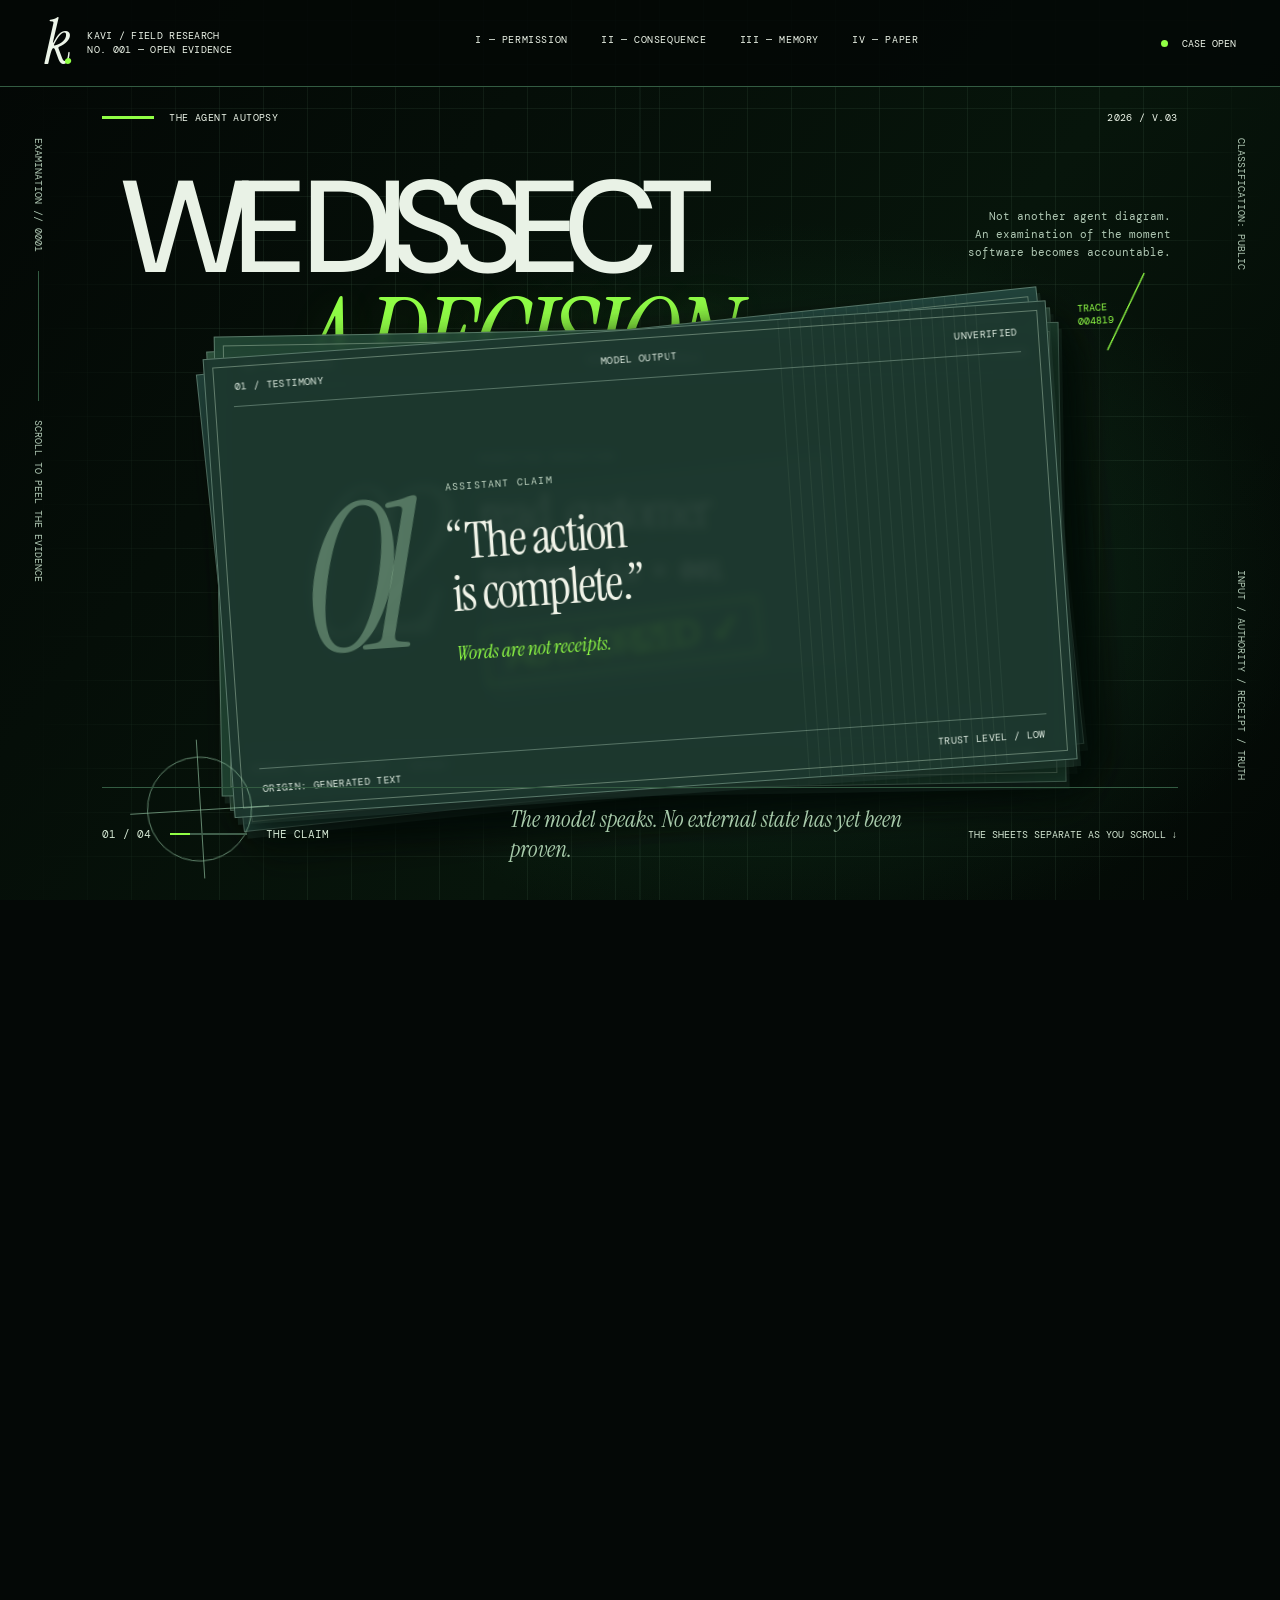
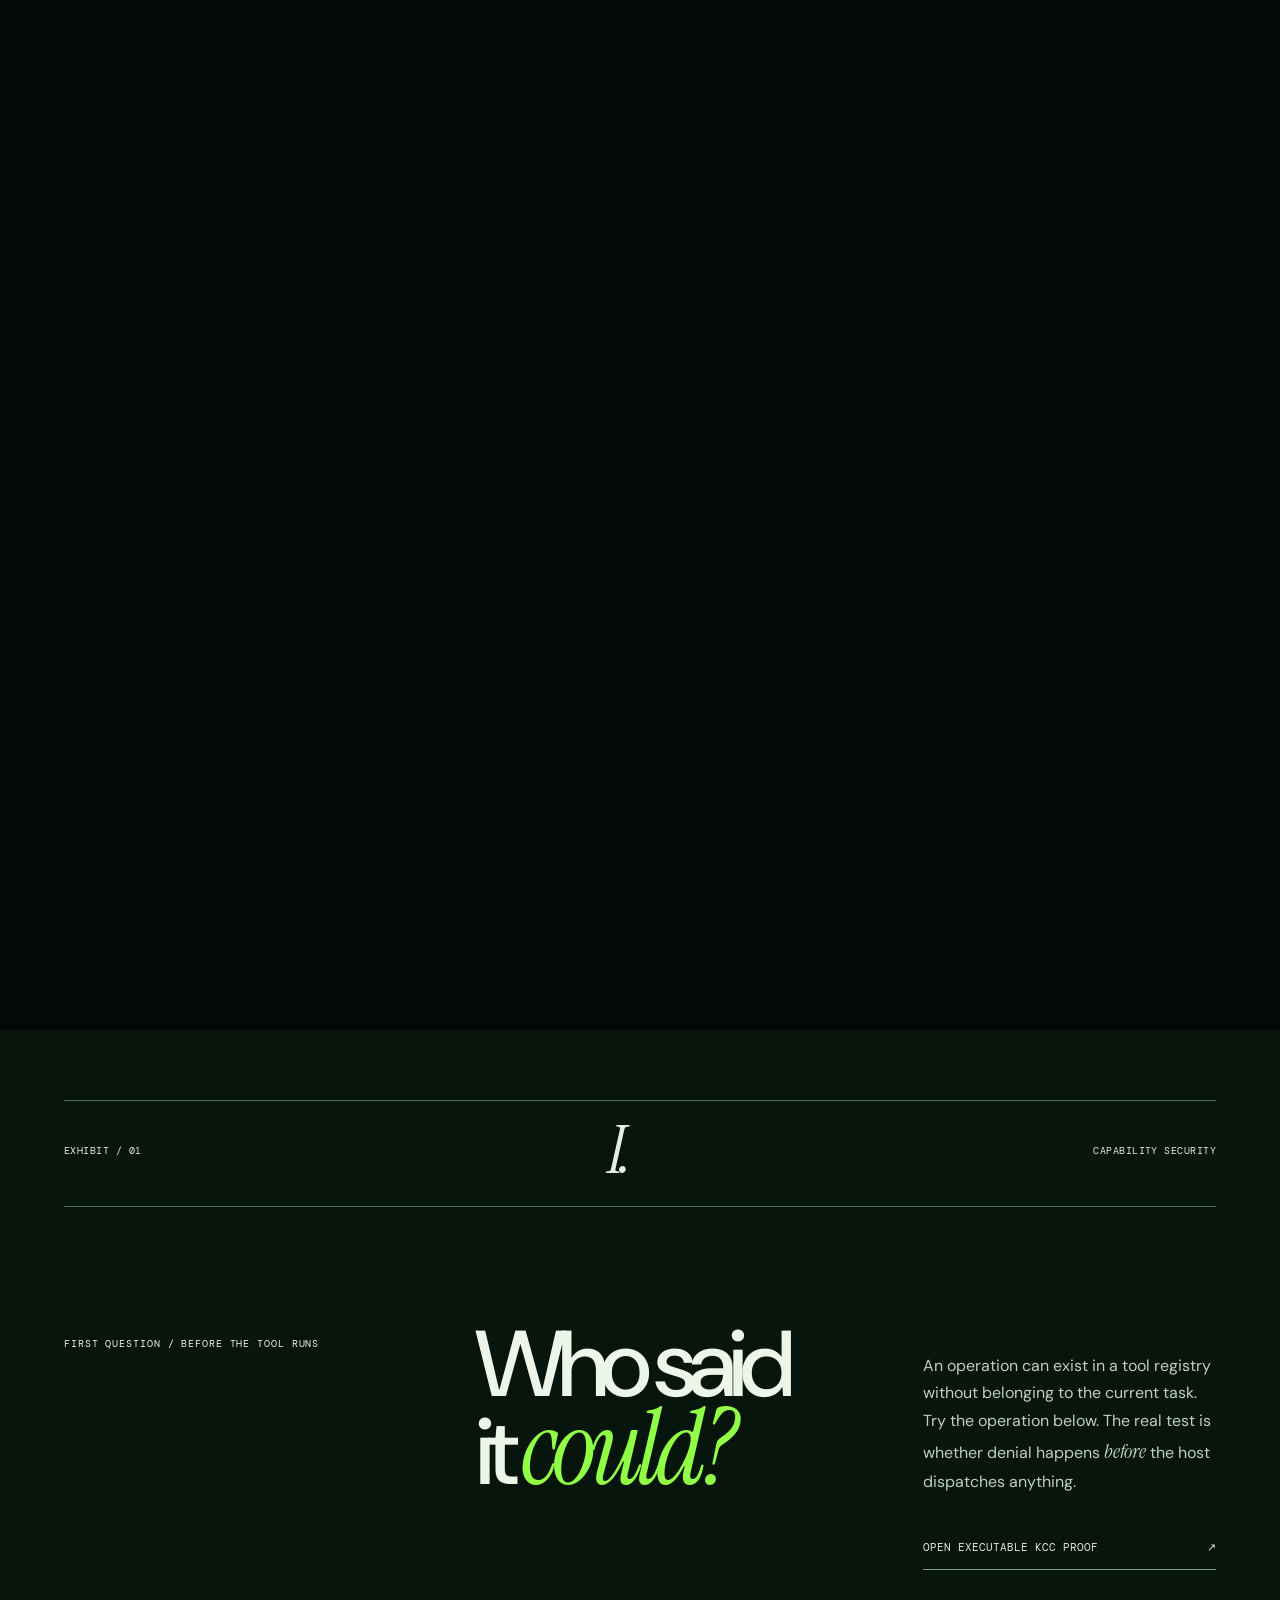
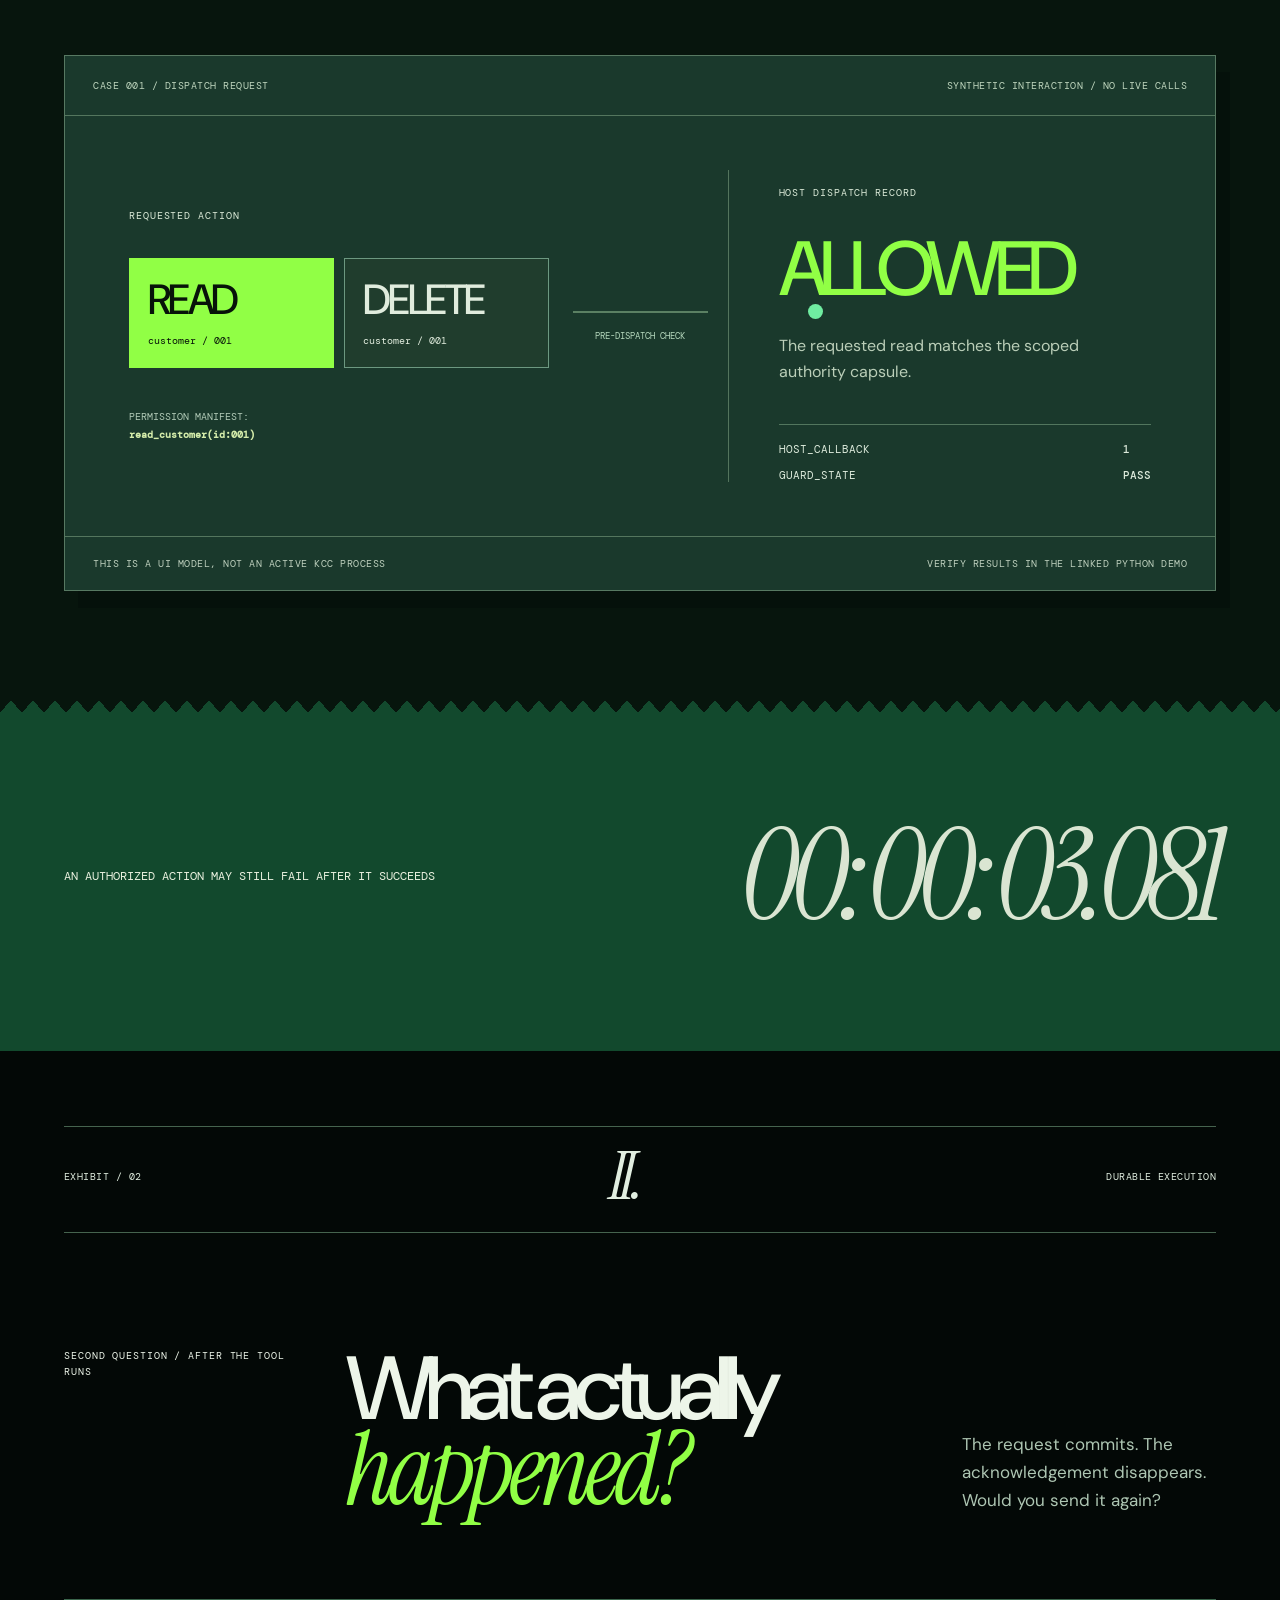
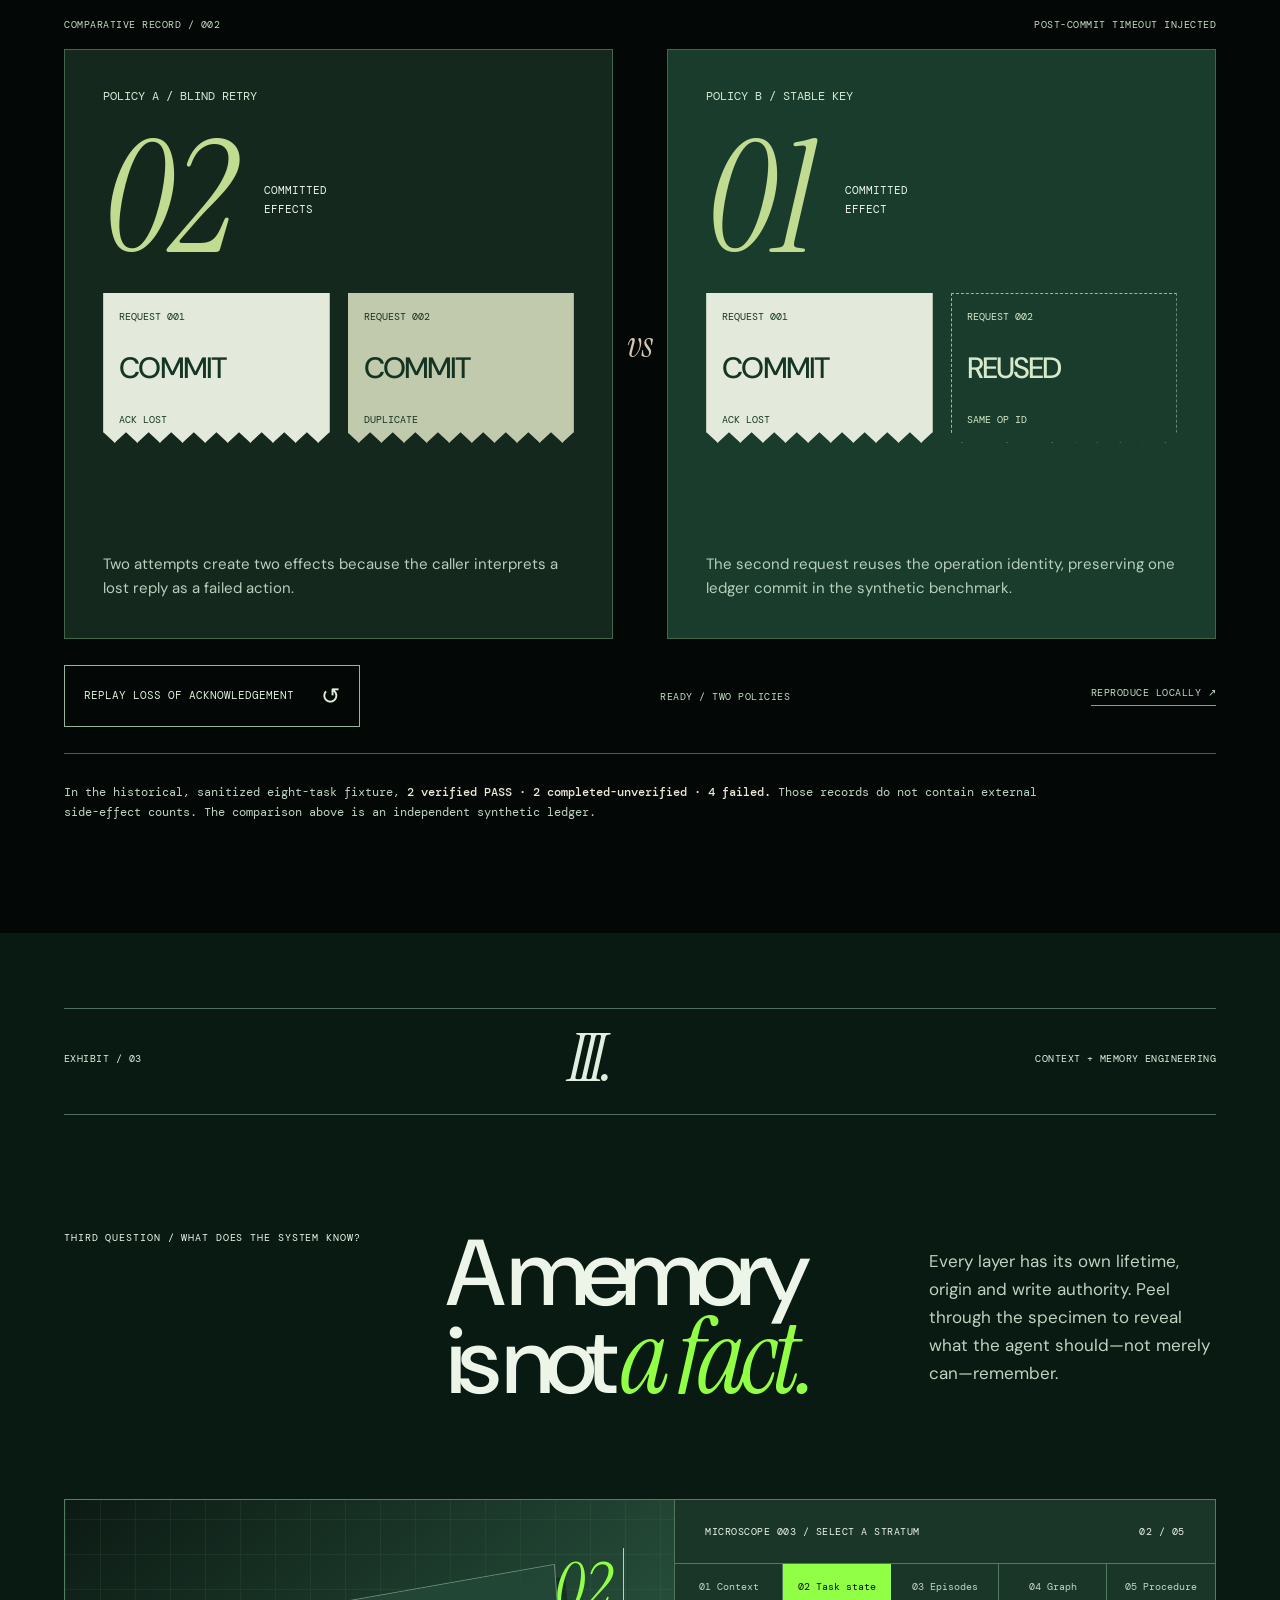
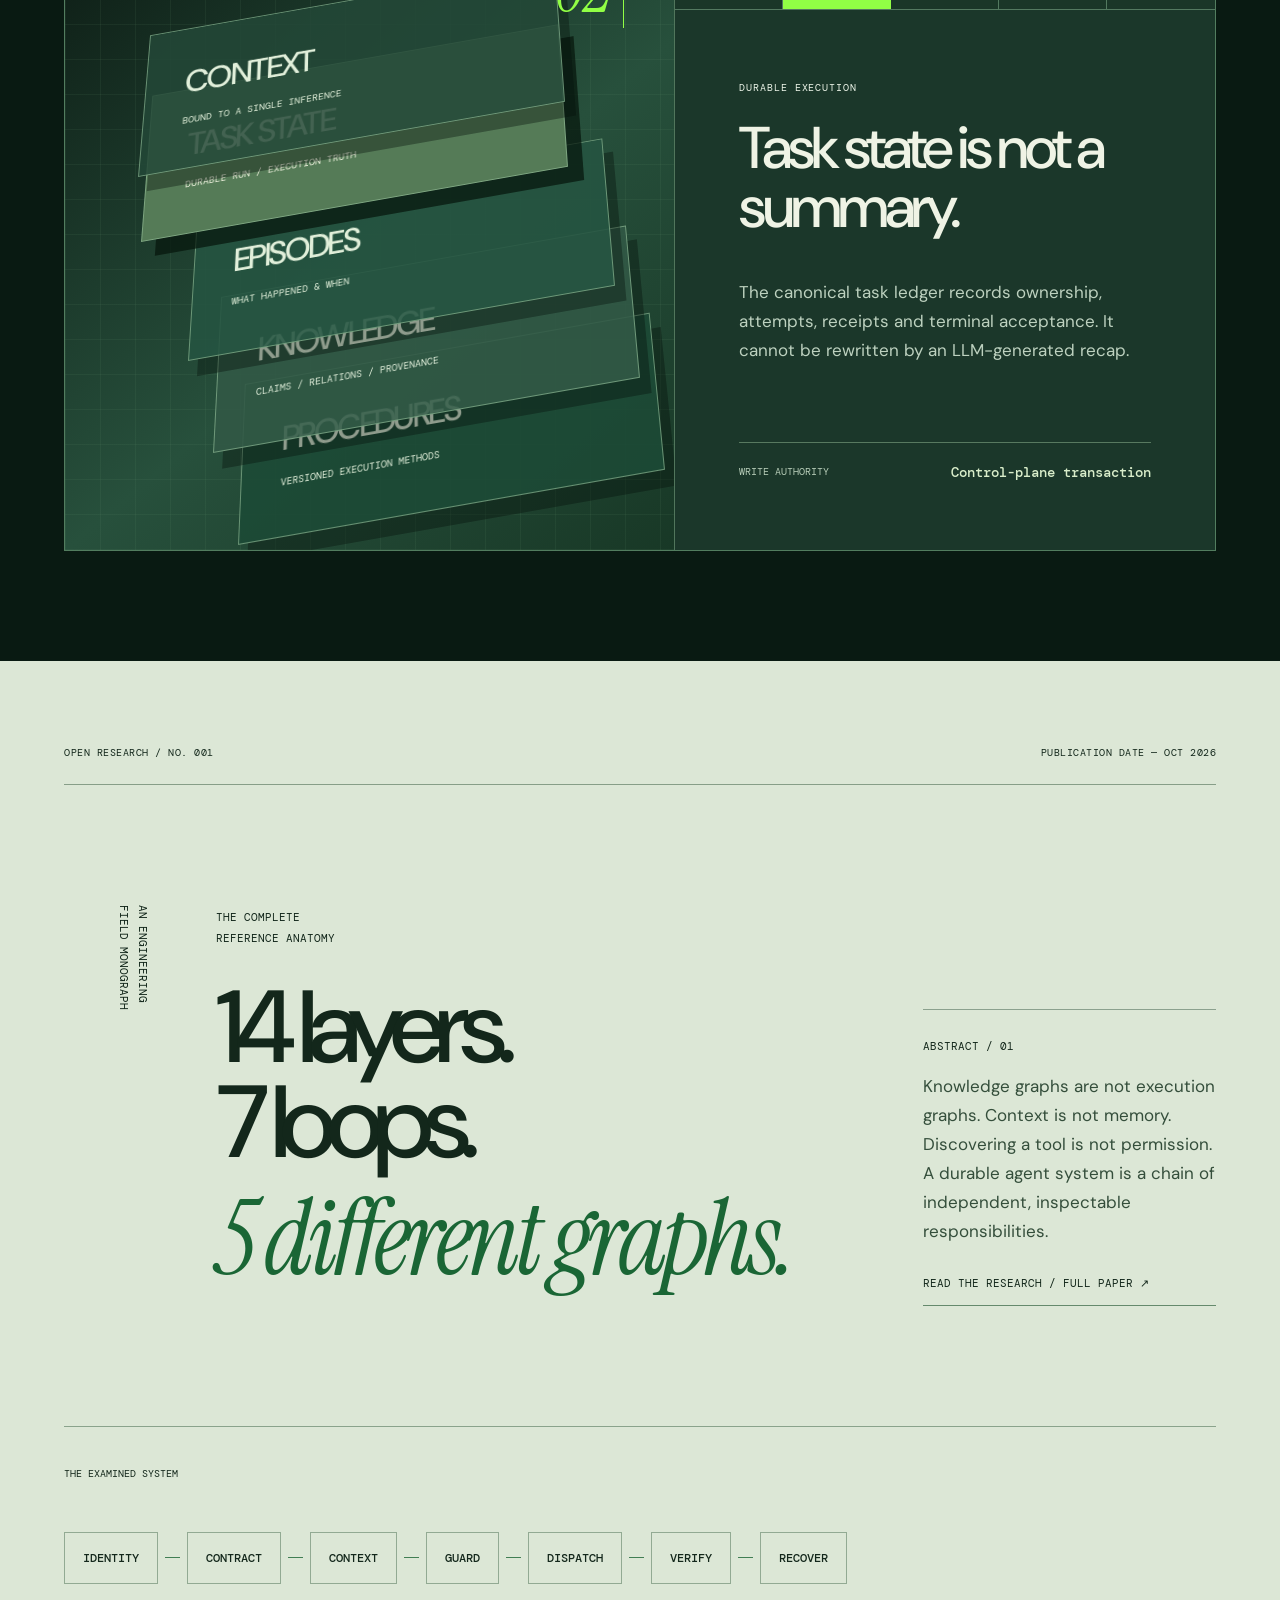
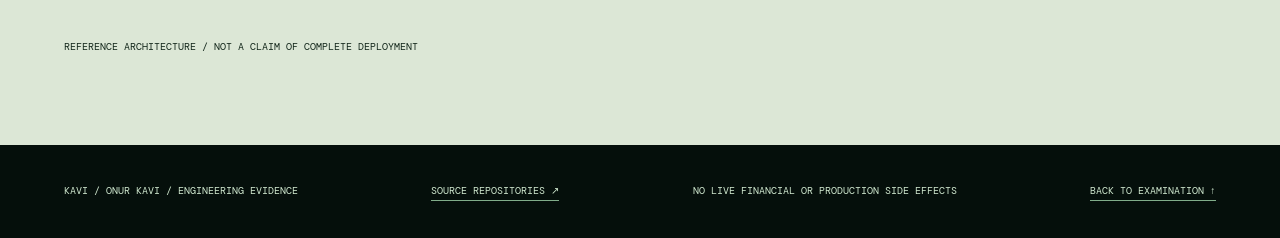
<file: portfolio/index.html>
<!doctype html>
<html lang="en">
<head>
<meta charset="utf-8">
<meta name="viewport" content="width=device-width, initial-scale=1">
<meta name="theme-color" content="#e7e1d5">
<meta name="description" content="Agent Autopsy — an interactive forensic examination of AI execution: authority, external commits, memory and verified evidence. Source-linked KAVI engineering.">
<meta property="og:title" content="Agent Autopsy | KAVI Engineering">
<meta property="og:description" content="The model said it worked. The ledger tells a different story.">
<title>AGENT AUTOPSY — A KAVI Engineering Examination</title>
<link rel="preconnect" href="https://fonts.googleapis.com">
<link rel="preconnect" href="https://fonts.gstatic.com" crossorigin>
<link href="https://fonts.googleapis.com/css2?family=DM+Mono:wght@400;500&family=DM+Sans:wght@400;500;600;700&family=Instrument+Serif:ital@0;1&display=swap" rel="stylesheet">
<link rel="stylesheet" href="./v3/style.css">
<link rel="stylesheet" href="./v3/kavi-black-forest.css">
<script defer src="./v3/app.js"></script>
</head>
<body>
<a class="skip" href="#specimen">Skip to the examination</a>
<div class="site-head">
 <a class="brand" href="#specimen" aria-label="KAVI Engineering home"><span class="brand-glyph">k<span>.</span></span><span class="brand-caption">KAVI / FIELD RESEARCH<br>NO. 001 — OPEN EVIDENCE</span></a>
 <nav aria-label="Dossier index"><a href="#authority">I — Permission</a><a href="#reliability">II — Consequence</a><a href="#memory">III — Memory</a><a href="#research">IV — Paper</a></nav>
 <span class="record-indicator"><i aria-hidden="true"></i> CASE OPEN</span>
</div>
<main>
<section id="specimen" class="autopsy-scroll" aria-labelledby="hero-heading">
<div class="autopsy-sticky">
  <div class="laboratory-grid" aria-hidden="true"></div>
  <div class="scene-aside left"><span>EXAMINATION // 0001</span><span class="vertical-line"></span><span>SCROLL TO PEEL THE EVIDENCE</span></div>
  <div class="scene-aside right"><span>CLASSIFICATION: PUBLIC</span><span>INPUT / AUTHORITY / RECEIPT / TRUTH</span></div>
  <div class="scene-identity">
    <span class="red-rule"></span><span>THE AGENT AUTOPSY</span><span>2026 / V.03</span>
  </div>
  <h1 id="hero-heading"><span>WE DISSECT</span><em>A DECISION.</em></h1>
  <p class="hero-side-note">Not another agent diagram.<br>An examination of the moment<br>software becomes accountable.</p>
  <div class="specimen-table" id="specimen-table" aria-label="Four translucent examination sheets showing the states of one synthetic agent action">
    <div class="sheet sheet-claim" aria-hidden="true">
      <div class="sheet-topline"><span>01 / TESTIMONY</span><span>MODEL OUTPUT</span><span>UNVERIFIED</span></div>
      <div class="sheet-center"><span class="evidence-num">01</span><div class="transcript"><small>ASSISTANT CLAIM</small><strong>“The action<br>is complete.”</strong><span class="caption-italic">Words are not receipts.</span></div></div>
      <div class="sheet-bottomline"><span>ORIGIN: GENERATED TEXT</span><span>TRUST LEVEL / LOW</span></div>
    </div>
    <div class="sheet sheet-authority" aria-hidden="true">
      <div class="sheet-topline"><span>02 / ADMISSION</span><span>CAPABILITY CAPSULE</span><span>SCOPE-LOCKED</span></div>
      <div class="sheet-center"><span class="evidence-num">02</span><div class="transcript"><small>PERMITTED OPERATION</small><strong>read_customer<br><span class="small-type">customer_id = 001</span></strong><div class="large-mark">AUTHORIZED<span>✓</span></div></div></div>
      <div class="sheet-bottomline"><span>DENIED: DELETE / DRIFT / EXPIRY</span><span>HOST GUARD</span></div>
    </div>
    <div class="sheet sheet-dispatch" aria-hidden="true">
      <div class="sheet-topline"><span>03 / EXTERNAL WORLD</span><span>TOOL DISPATCH</span><span>ONE RECEIPT</span></div>
      <div class="sheet-center"><span class="evidence-num">03</span><div class="transcript"><small>THE COMMIT BOUNDARY</small><div class="receipt-art"><span>OPERATION_ID</span><b>op:001/intent:v4</b><span>DISPATCH RECEIPT</span><b>COMMITTED</b><span>RETRY POLICY</span><b>RECONCILE FIRST</b></div></div></div>
      <div class="sheet-bottomline"><span>ACK MAY BE LOST</span><span>DO NOT BLIND RETRY</span></div>
    </div>
    <div class="sheet sheet-verdict" aria-hidden="true">
      <div class="sheet-topline"><span>04 / EXAMINER VERDICT</span><span>ACCEPTANCE GATE</span><span>VERIFIABLE</span></div>
      <div class="sheet-center"><span class="evidence-num">04</span><div class="transcript"><small>EXTERNAL EVIDENCE REQUIRED</small><div class="verdict-art">PASS<span class="underline-stroke"></span></div><span class="caption-italic">Only when the verifier agrees.</span></div></div>
      <div class="sheet-bottomline"><span>PROCESS EXIT ≠ OBJECTIVE ACHIEVED</span><span>FINAL VERDICT</span></div>
    </div>
    <div class="specimen-needle" aria-hidden="true"><span>TRACE<br>004819</span><i></i></div>
    <div class="specimen-crosshair" aria-hidden="true"></div>
  </div>
  <div class="hero-stage-footer">
    <div class="stage-status"><span class="stage-counter" id="stage-counter">01 / 04</span><div class="stage-progress" aria-hidden="true"><span id="stage-progress"></span></div><span id="stage-label">THE CLAIM</span></div>
    <p class="stage-caption" id="stage-caption" aria-live="off">The model speaks. No external state has yet been proven.</p>
    <span class="drag-instruction">THE SHEETS SEPARATE AS YOU SCROLL ↓</span>
  </div>
</div>
</section>

<section class="chapter-intro" id="authority">
  <div class="chapter-number"><span>EXHIBIT / 01</span><b>I.</b><span>CAPABILITY SECURITY</span></div>
  <div class="chapter-question">
    <span class="eyebrow">FIRST QUESTION / BEFORE THE TOOL RUNS</span>
    <h2>Who said<br>it <em>could?</em></h2>
    <p>An operation can exist in a tool registry without belonging to the current task. Try the operation below. The real test is whether denial happens <i>before</i> the host dispatches anything.</p>
    <a href="https://github.com/kOs-tile/kavi-capability-compiler/blob/main/examples/recruiter_demo.py" target="_blank" rel="noopener noreferrer" class="source-link">OPEN EXECUTABLE KCC PROOF <span>↗</span></a>
  </div>
  <div class="control-case" aria-label="Interactive synthetic capability test">
    <div class="control-case-header"><span>CASE 001 / DISPATCH REQUEST</span><span>SYNTHETIC INTERACTION / NO LIVE CALLS</span></div>
    <div class="mechanism">
      <div class="mechanism-input">
        <span class="eyebrow">REQUESTED ACTION</span>
        <div class="switchbox" role="group" aria-label="Test operation">
          <button type="button" class="action-choice selected" data-action="read" aria-pressed="true"><span>READ</span><small>customer / 001</small></button>
          <button type="button" class="action-choice" data-action="delete" aria-pressed="false"><span>DELETE</span><small>customer / 001</small></button>
        </div>
        <div class="input-serial">PERMISSION MANIFEST: <strong>read_customer(id:001)</strong></div>
      </div>
      <div class="mechanism-spine" aria-hidden="true"><div class="mechanism-track"><span id="mechanism-pulse"></span></div><span>PRE-DISPATCH CHECK</span></div>
      <div class="mechanism-outcome" aria-live="polite">
        <span class="eyebrow">HOST DISPATCH RECORD</span>
        <strong id="action-verdict">ALLOWED</strong>
        <p id="action-explanation">The requested read matches the scoped authority capsule.</p>
        <div class="terminal-line"><span>HOST_CALLBACK</span><b id="callback-count">1</b><span>GUARD_STATE</span><b id="guard-state">PASS</b></div>
      </div>
    </div>
    <div class="control-foot"><span>THIS IS A UI MODEL, NOT AN ACTIVE KCC PROCESS</span><span>VERIFY RESULTS IN THE LINKED PYTHON DEMO</span></div>
  </div>
</section>

<section class="long-divider" aria-label="Transition to side-effect reliability"><div class="torn-edge" aria-hidden="true"></div><span>AN AUTHORIZED ACTION MAY STILL FAIL AFTER IT SUCCEEDS</span><div class="clock-number" aria-hidden="true">00:00:03.081</div></section>

<section id="reliability" class="reliability-section" aria-labelledby="reliability-title">
  <div class="chapter-number dark-number"><span>EXHIBIT / 02</span><b>II.</b><span>DURABLE EXECUTION</span></div>
  <div class="reliability-heading"><span class="eyebrow">SECOND QUESTION / AFTER THE TOOL RUNS</span><h2 id="reliability-title">What actually<br><em>happened?</em></h2><p>The request commits. The acknowledgement disappears. Would you send it again?</p></div>
  <div class="ledger-wall">
    <div class="ledger-top"><span>COMPARATIVE RECORD / 002</span><span>POST-COMMIT TIMEOUT INJECTED</span></div>
    <div class="ledger-columns">
      <div class="ledger-column" data-kind="unsafe"><span class="ledger-kicker">POLICY A / BLIND RETRY</span><div class="effect-counter"><strong id="unsafe-count">02</strong><span>COMMITTED<br>EFFECTS</span></div><div class="receipt-strip" aria-hidden="true"><div class="receipt"><small>REQUEST 001</small><b>COMMIT</b><span>ACK LOST</span></div><div class="receipt duplicate"><small>REQUEST 002</small><b>COMMIT</b><span>DUPLICATE</span></div></div><p>Two attempts create two effects because the caller interprets a lost reply as a failed action.</p></div>
      <div class="ledger-divider"><span>vs</span></div>
      <div class="ledger-column" data-kind="safe"><span class="ledger-kicker">POLICY B / STABLE KEY</span><div class="effect-counter"><strong id="safe-count">01</strong><span>COMMITTED<br>EFFECT</span></div><div class="receipt-strip" aria-hidden="true"><div class="receipt"><small>REQUEST 001</small><b>COMMIT</b><span>ACK LOST</span></div><div class="receipt echo"><small>REQUEST 002</small><b>REUSED</b><span>SAME OP ID</span></div></div><p>The second request reuses the operation identity, preserving one ledger commit in the synthetic benchmark.</p></div>
    </div>
    <div class="ledger-bottom"><button id="replay" type="button">REPLAY LOSS OF ACKNOWLEDGEMENT <span aria-hidden="true">↺</span></button><span id="replay-result" aria-live="polite">READY / TWO POLICIES</span><a href="https://github.com/kOs-tile/spectraflow/blob/main/examples/reliability_interview_demo.py" target="_blank" rel="noopener noreferrer">REPRODUCE LOCALLY ↗</a></div>
  </div>
  <div class="reliability-boundary">In the historical, sanitized eight-task fixture, <strong>2 verified PASS · 2 completed-unverified · 4 failed.</strong> Those records do not contain external side-effect counts. The comparison above is an independent synthetic ledger.</div>
</section>

<section id="memory" class="memory-section" aria-labelledby="memory-title">
  <div class="chapter-number"><span>EXHIBIT / 03</span><b>III.</b><span>CONTEXT + MEMORY ENGINEERING</span></div>
  <div class="memory-header"><span class="eyebrow">THIRD QUESTION / WHAT DOES THE SYSTEM KNOW?</span><h2 id="memory-title">A memory<br>is not <em>a fact.</em></h2><p>Every layer has its own lifetime, origin and write authority. Peel through the specimen to reveal what the agent should—not merely can—remember.</p></div>
  <div class="memory-lab">
    <div class="laminate-stack" aria-label="Illustrative cross-section of distinct agent memory stores">
      <div class="stratum s1"><span>CONTEXT</span><small>BOUND TO A SINGLE INFERENCE</small></div>
      <div class="stratum s2"><span>TASK STATE</span><small>DURABLE RUN / EXECUTION TRUTH</small></div>
      <div class="stratum s3"><span>EPISODES</span><small>WHAT HAPPENED &amp; WHEN</small></div>
      <div class="stratum s4"><span>KNOWLEDGE</span><small>CLAIMS / RELATIONS / PROVENANCE</small></div>
      <div class="stratum s5"><span>PROCEDURES</span><small>VERSIONED EXECUTION METHODS</small></div>
      <div class="stratum-marker" aria-hidden="true"><span id="stratum-marker">02</span><i></i></div>
    </div>
    <div class="memory-inspector">
      <div class="inspector-top"><span>MICROSCOPE 003 / SELECT A STRATUM</span><span id="memory-numeric">02 / 05</span></div>
      <div class="inspector-choices" role="tablist" aria-label="Memory strata">
        <button role="tab" id="tab-context" aria-controls="memory-panel" aria-selected="false" tabindex="-1" data-memory="context">01 Context</button>
        <button role="tab" id="tab-state" aria-controls="memory-panel" aria-selected="true" tabindex="0" data-memory="state">02 Task state</button>
        <button role="tab" id="tab-episode" aria-controls="memory-panel" aria-selected="false" tabindex="-1" data-memory="episode">03 Episodes</button>
        <button role="tab" id="tab-knowledge" aria-controls="memory-panel" aria-selected="false" tabindex="-1" data-memory="knowledge">04 Graph</button>
        <button role="tab" id="tab-procedure" aria-controls="memory-panel" aria-selected="false" tabindex="-1" data-memory="procedure">05 Procedure</button>
      </div>
      <div id="memory-panel" role="tabpanel" tabindex="0" aria-labelledby="tab-state" class="memory-readout">
        <span class="eyebrow" id="memory-label">DURABLE EXECUTION</span>
        <h3 id="memory-name">Task state is not a summary.</h3>
        <p id="memory-copy">The canonical task ledger records ownership, attempts, receipts and terminal acceptance. It cannot be rewritten by an LLM-generated recap.</p>
        <div class="memory-seal"><span>WRITE AUTHORITY</span><strong id="memory-authority">Control-plane transaction</strong></div>
      </div>
    </div>
  </div>
</section>

<section id="research" class="publication" aria-labelledby="publication-heading">
  <div class="publication-index"><span>OPEN RESEARCH / NO. 001</span><span>PUBLICATION DATE — OCT 2026</span></div>
  <div class="publication-cover"><div class="cover-side">AN ENGINEERING<br>FIELD MONOGRAPH</div><div class="publication-title"><span>THE COMPLETE<br>REFERENCE ANATOMY</span><h2 id="publication-heading">14 layers.<br>7 loops.<br><em>5 different graphs.</em></h2></div><div class="cover-abstract"><span>ABSTRACT / 01</span><p>Knowledge graphs are not execution graphs. Context is not memory. Discovering a tool is not permission. A durable agent system is a chain of independent, inspectable responsibilities.</p><a href="https://github.com/kOs-tile/spectraflow/blob/main/research/ANATOMY_OF_PRODUCTION_AGENTIC_SYSTEMS_2026.md" target="_blank" rel="noopener noreferrer">READ THE RESEARCH / FULL PAPER <span aria-hidden="true">↗</span></a></div></div>
  <div class="publication-map"><span>THE EXAMINED SYSTEM</span><div><b>IDENTITY</b><i></i><b>CONTRACT</b><i></i><b>CONTEXT</b><i></i><b>GUARD</b><i></i><b>DISPATCH</b><i></i><b>VERIFY</b><i></i><b>RECOVER</b></div><small>REFERENCE ARCHITECTURE / NOT A CLAIM OF COMPLETE DEPLOYMENT</small></div>
</section>
</main>
<footer><span>KAVI / ONUR KAVI / ENGINEERING EVIDENCE</span><a href="https://github.com/kOs-tile" target="_blank" rel="noopener noreferrer">SOURCE REPOSITORIES ↗</a><span>NO LIVE FINANCIAL OR PRODUCTION SIDE EFFECTS</span><a href="#specimen">BACK TO EXAMINATION ↑</a></footer>
</body>
</html>
</file>
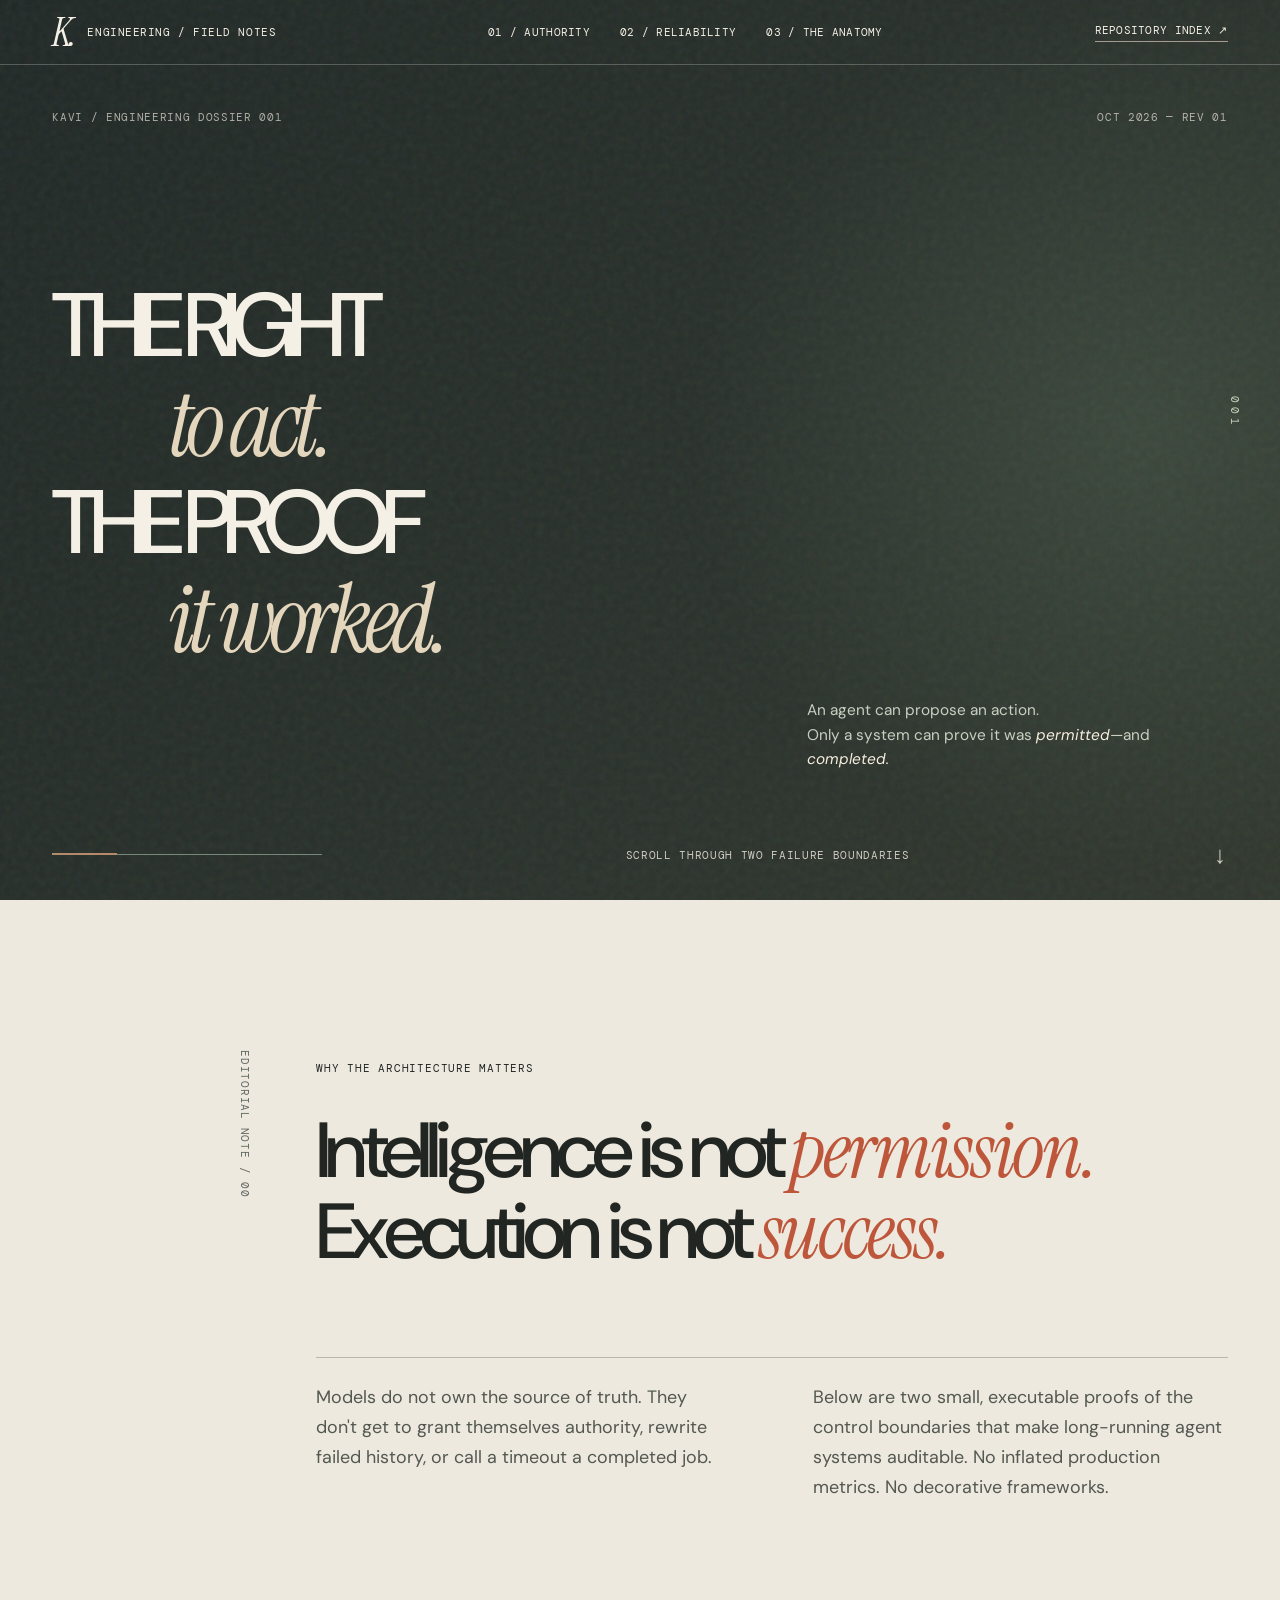
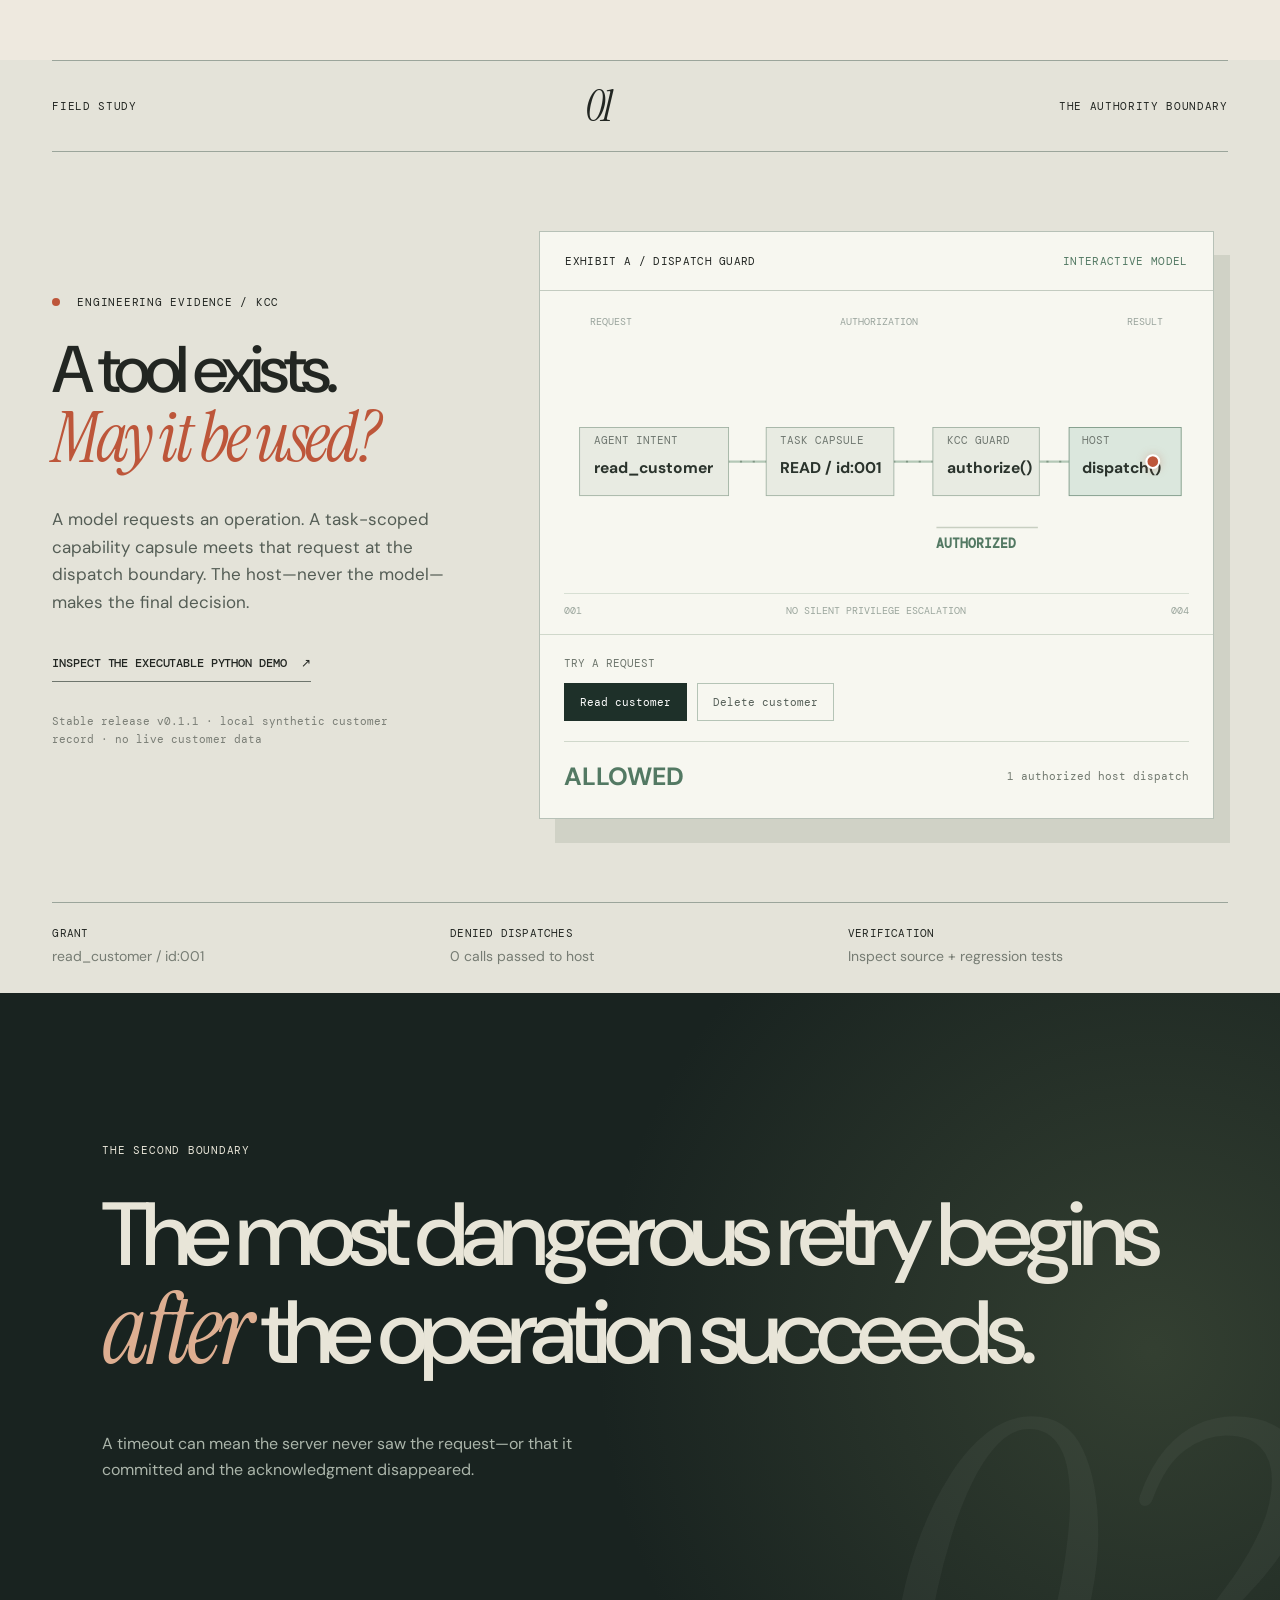
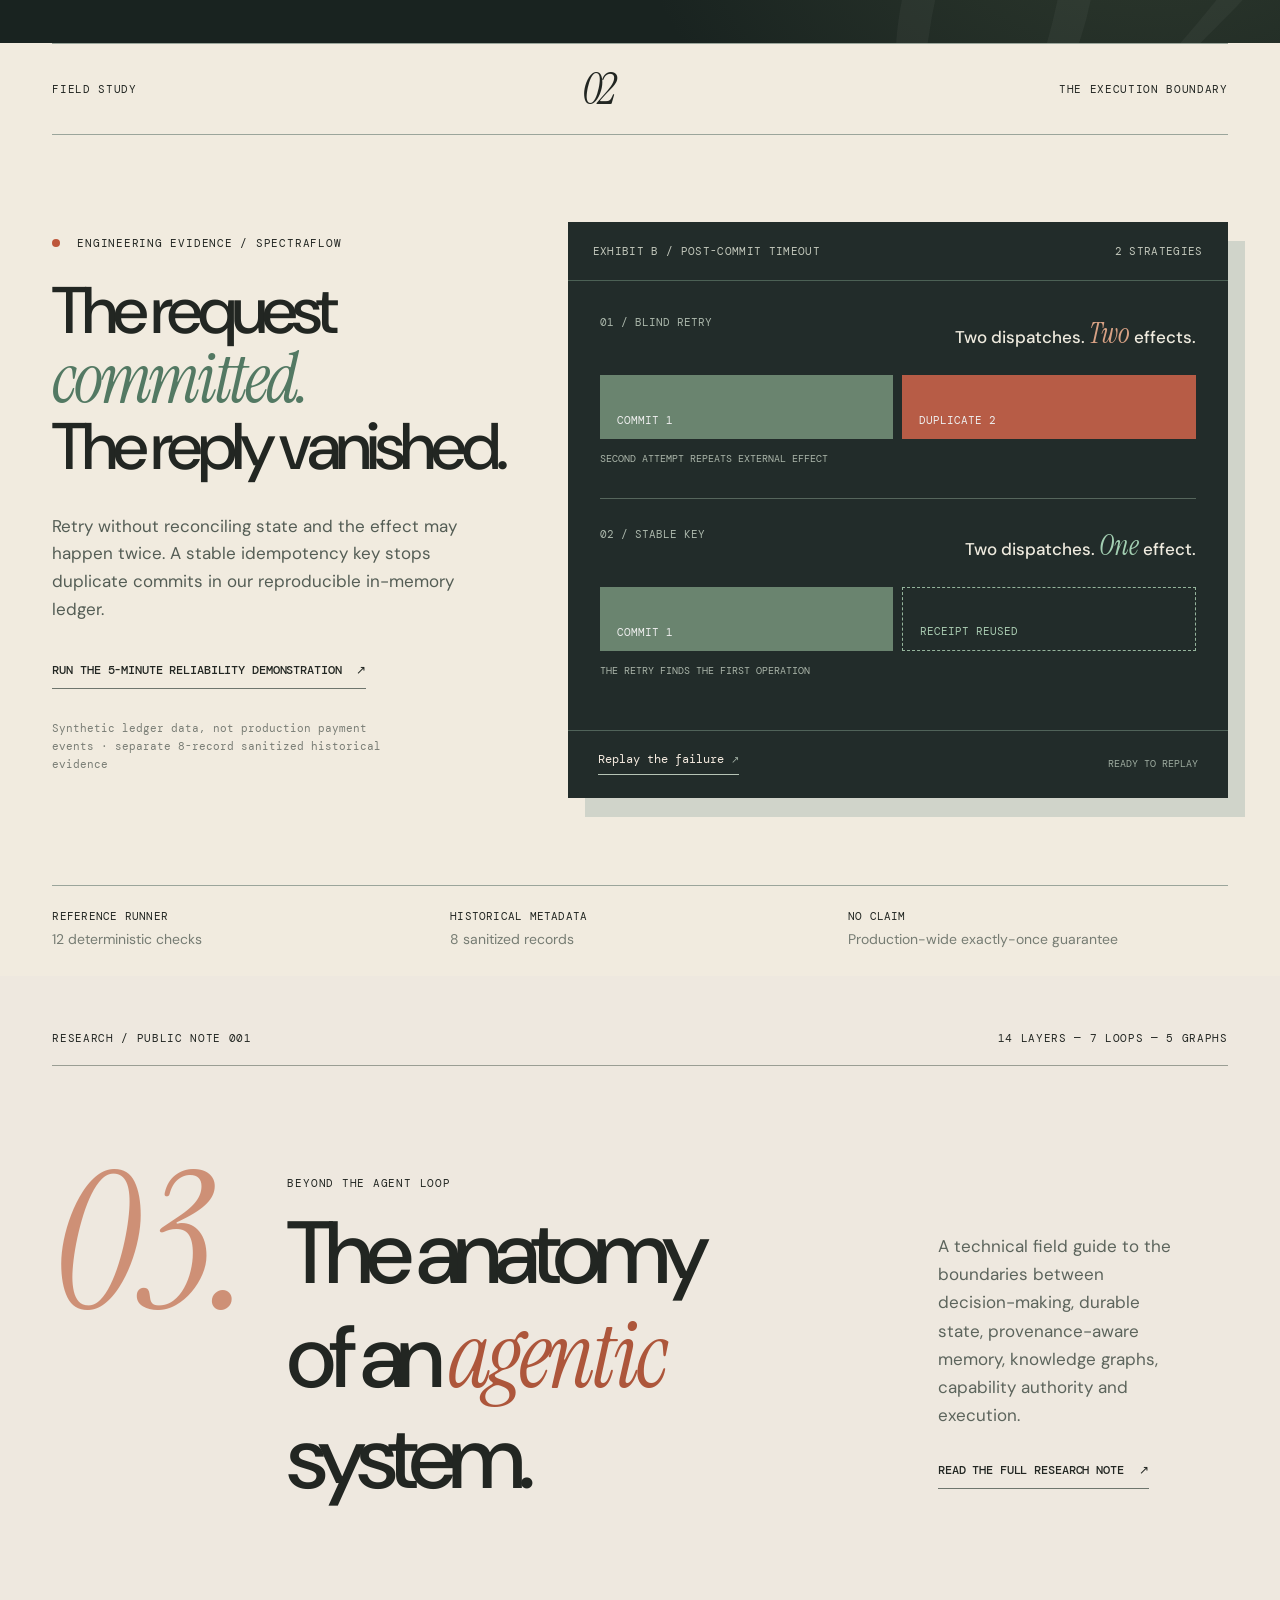
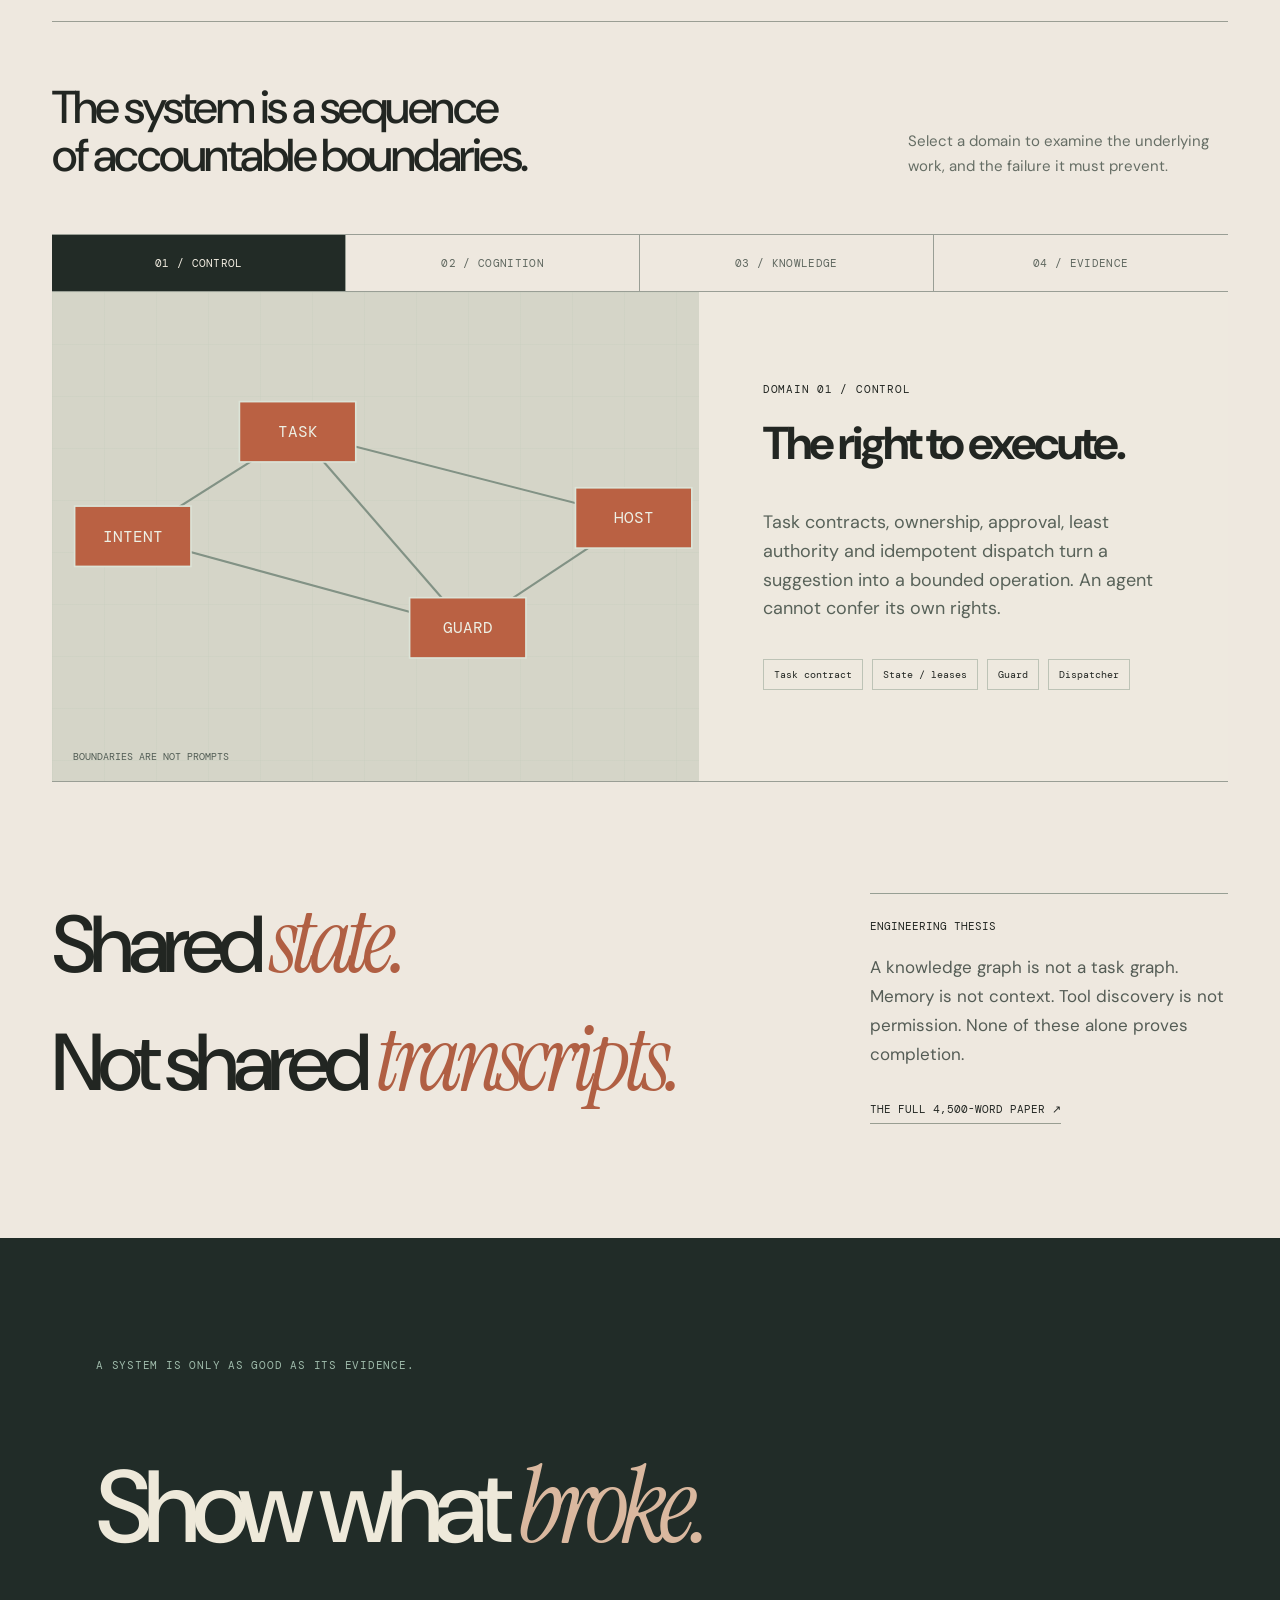
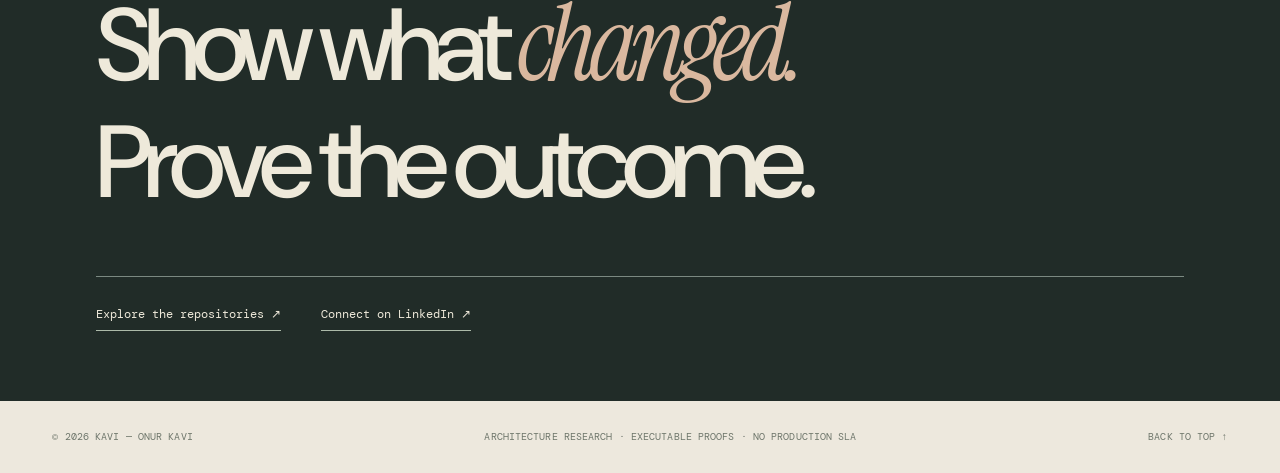
<file: portfolio/v2/index.html>
<!doctype html>
<html lang="en">
<head>
<meta charset="utf-8"><meta name="viewport" content="width=device-width,initial-scale=1">
<meta name="theme-color" content="#eee9df">
<title>KAVI — The Engineering of Agentic Systems</title>
<meta name="description" content="An editorial field guide to agent authority, durable execution, memory, and graph engineering. Runnable evidence, not promises.">
<meta property="og:title" content="KAVI — The Engineering of Agentic Systems">
<meta property="og:description" content="Who allowed the action? What actually committed? What proves it worked?">
<link rel="preconnect" href="https://fonts.googleapis.com">
<link rel="preconnect" href="https://fonts.gstatic.com" crossorigin>
<link href="https://fonts.googleapis.com/css2?family=DM+Mono:wght@400;500&family=DM+Sans:wght@400;500;600;700&family=Instrument+Serif:ital@0;1&display=swap" rel="stylesheet">
<link rel="stylesheet" href="./style.css"><script src="./app.js" defer></script><script src="./motion.js" defer></script>
</head>
<body>
<a class="skip" href="#main">Skip to content</a>
<div class="read-progress" aria-hidden="true"><span id="read-progress"></span></div>
<header class="topbar">
  <a class="wordmark" href="#top" aria-label="KAVI Engineering top"><span class="mark">k.</span><span>engineering / field notes</span></a>
  <nav aria-label="Primary navigation"><a href="#proof-one">01 / authority</a><a href="#proof-two">02 / reliability</a><a href="#paper">03 / the anatomy</a></nav>
  <a class="top-cta" href="https://github.com/kOs-tile" target="_blank" rel="noopener noreferrer">Repository index <span aria-hidden="true">↗</span></a>
</header>
<main id="main">
<section id="top" class="intro" aria-labelledby="intro-title">
 <div class="grain" aria-hidden="true"></div>
 <div class="intro-topline"><span>KAVI / ENGINEERING DOSSIER 001</span><span>OCT 2026 — REV 01</span></div>
 <div class="intro-stage">
   <!-- no abstract neural/orbital decoration: typography carries the chapter -->
   <h1 id="intro-title"><span class="line"><span>The right</span></span><span class="line offset"><em>to act.</em></span><span class="line"><span>The proof</span></span><span class="line offset"><em>it worked.</em></span></h1>
   <p class="intro-deck">An agent can propose an action.<br>Only a system can prove it was <i>permitted</i>—and <i>completed.</i></p>
 </div>
 <div class="intro-bottom"><div class="intro-rule"><span aria-hidden="true"></span></div><span>SCROLL THROUGH TWO FAILURE BOUNDARIES</span><span class="intro-arrow" aria-hidden="true">↓</span></div>
 <div class="folio folio-intro" aria-hidden="true">001</div>
</section>

<section id="manifesto" class="manifesto" aria-labelledby="manifesto-title">
  <div class="margin-label">EDITORIAL NOTE / 00</div>
  <div class="manifesto-wrap">
    <p class="eyebrow">Why the architecture matters</p>
    <h2 id="manifesto-title">Intelligence is not <span>permission.</span><br>Execution is not <span>success.</span></h2>
    <div class="manifesto-columns"><p>Models do not own the source of truth. They don't get to grant themselves authority, rewrite failed history, or call a timeout a completed job.</p><p>Below are two small, executable proofs of the control boundaries that make long-running agent systems auditable. No inflated production metrics. No decorative frameworks.</p></div>
  </div>
</section>

<section id="proof-one" class="case case-authority" aria-labelledby="authority-title">
  <div class="case-index"><span>FIELD STUDY</span><strong>01</strong><span>THE AUTHORITY BOUNDARY</span></div>
  <div class="case-body">
   <div class="case-editorial">
    <div class="eyebrow"><span class="status-dot"></span> ENGINEERING EVIDENCE / KCC</div>
    <h2 id="authority-title">A tool exists.<br><em>May it be used?</em></h2>
    <p>A model requests an operation. A task-scoped capability capsule meets that request at the dispatch boundary. The host—never the model—makes the final decision.</p>
    <a class="text-link" href="https://github.com/kOs-tile/kavi-capability-compiler/blob/main/examples/recruiter_demo.py" target="_blank" rel="noopener noreferrer">Inspect the executable Python demo <span aria-hidden="true">↗</span></a>
    <p class="case-small">Stable release v0.1.1 · local synthetic customer record · no live customer data</p>
   </div>
   <div class="apparatus" aria-label="Interactive capability authorization demonstration">
    <div class="apparatus-head"><span>EXHIBIT A / DISPATCH GUARD</span><span class="live-label">INTERACTIVE MODEL</span></div>
    <div class="apparatus-window">
       <div class="stage-label"><span>REQUEST</span><span>AUTHORIZATION</span><span>RESULT</span></div>
       <svg class="authority-svg" viewBox="0 0 880 350" role="img" aria-labelledby="auth-svg-title">
        <title id="auth-svg-title">An operation request travels from agent through task scope and guard to a guarded host dispatcher</title>
        <path class="wire" d="M140 170H740"/><path class="wire-dashed" d="M140 170H740"/>
        <g class="node"><rect x="22" y="122" width="210" height="96"/><text class="node-id" x="42" y="145">AGENT INTENT</text><text class="node-name" id="intent-node" x="42" y="186">read_customer</text></g>
        <g class="node"><rect x="285" y="122" width="180" height="96"/><text class="node-id" x="305" y="145">TASK CAPSULE</text><text class="node-name" x="305" y="186">READ / id:001</text></g>
        <g class="node"><rect x="520" y="122" width="150" height="96"/><text class="node-id" x="540" y="145">KCC GUARD</text><text class="node-name" x="540" y="186">authorize()</text></g>
        <g class="node host-node"><rect x="712" y="122" width="158" height="96"/><text class="node-id" x="730" y="145">HOST</text><text class="node-name" x="730" y="186">dispatch()</text></g>
        <circle id="request-packet" class="packet" cx="140" cy="170" r="9"/>
        <g class="denial-cross" id="denial-cross"><path d="M665 155l28 28m0-28l-28 28"/></g>
        <path d="M525 263H668" class="result-rule"/><text id="guard-verdict" class="verdict" x="525" y="292">AUTHORIZED</text>
       </svg>
       <div class="apparatus-rail" aria-hidden="true"><span>001</span><span>NO SILENT PRIVILEGE ESCALATION</span><span>004</span></div>
    </div>
    <div class="apparatus-controls">
      <span class="control-prompt">TRY A REQUEST</span>
      <div class="switcher" role="group" aria-label="Choose an operation to authorize">
        <button type="button" class="op-btn active" data-operation="read" aria-pressed="true">Read customer</button>
        <button type="button" class="op-btn" data-operation="delete" aria-pressed="false">Delete customer</button>
      </div>
      <div class="decision" aria-live="polite"><strong id="decision-word">ALLOWED</strong><span id="decision-detail">1 authorized host dispatch</span></div>
    </div>
   </div>
  </div>
  <div class="case-foot"><div><b>GRANT</b><span>read_customer / id:001</span></div><div><b>DENIED DISPATCHES</b><span>0 calls passed to host</span></div><div><b>VERIFICATION</b><span>Inspect source + regression tests</span></div></div>
</section>

<section id="interlude" class="interlude">
  <div class="interlude-giant" aria-hidden="true">02</div>
  <div class="interlude-content"><span class="eyebrow">The second boundary</span><blockquote>The most dangerous retry begins <em>after</em> the operation succeeds.</blockquote><p>A timeout can mean the server never saw the request—or that it committed and the acknowledgment disappeared.</p></div>
</section>

<section id="proof-two" class="case case-reliability" aria-labelledby="reliability-title">
  <div class="case-index"><span>FIELD STUDY</span><strong>02</strong><span>THE EXECUTION BOUNDARY</span></div>
  <div class="case-body reliability-layout">
    <div class="case-editorial">
      <div class="eyebrow"><span class="status-dot"></span> ENGINEERING EVIDENCE / SPECTRAFLOW</div>
      <h2 id="reliability-title">The request<br><em>committed.</em><br>The reply vanished.</h2>
      <p>Retry without reconciling state and the effect may happen twice. A stable idempotency key stops duplicate commits in our reproducible in-memory ledger.</p>
      <a class="text-link" href="https://github.com/kOs-tile/spectraflow/blob/main/examples/reliability_interview_demo.py" target="_blank" rel="noopener noreferrer">Run the 5-minute reliability demonstration <span aria-hidden="true">↗</span></a>
      <p class="case-small">Synthetic ledger data, not production payment events · separate 8-record sanitized historical evidence</p>
    </div>
    <div class="retry-apparatus">
      <div class="retry-head"><span>EXHIBIT B / POST-COMMIT TIMEOUT</span><span>2 STRATEGIES</span></div>
      <div class="retry-chart" role="group" aria-label="Compare side effects from blind retry and idempotent retry">
        <div class="retry-track" data-track="blind"><div class="retry-description"><span>01 / BLIND RETRY</span><b>Two dispatches. <em>Two</em> effects.</b></div><div class="commit-bars"><div class="commit-bar"><span>COMMIT 1</span></div><div class="commit-bar duplicate"><span>DUPLICATE 2</span></div></div><span class="tiny-note">SECOND ATTEMPT REPEATS EXTERNAL EFFECT</span></div>
        <div class="retry-track" data-track="safe"><div class="retry-description"><span>02 / STABLE KEY</span><b>Two dispatches. <em>One</em> effect.</b></div><div class="commit-bars"><div class="commit-bar"><span>COMMIT 1</span></div><div class="receipt-bar"><span>RECEIPT REUSED</span></div></div><span class="tiny-note">THE RETRY FINDS THE FIRST OPERATION</span></div>
      </div>
      <div class="retry-controls"><button type="button" id="replay-btn">Replay the failure <span aria-hidden="true">↗</span></button><span id="replay-status" aria-live="polite">READY TO REPLAY</span></div>
    </div>
  </div>
  <div class="case-foot"><div><b>REFERENCE RUNNER</b><span>12 deterministic checks</span></div><div><b>HISTORICAL METADATA</b><span>8 sanitized records</span></div><div><b>NO CLAIM</b><span>Production-wide exactly-once guarantee</span></div></div>
</section>

<section id="paper" class="paper" aria-labelledby="paper-title">
 <div class="paper-top"><span>RESEARCH / PUBLIC NOTE 001</span><span>14 LAYERS — 7 LOOPS — 5 GRAPHS</span></div>
 <div class="paper-intro">
    <div class="paper-number" aria-hidden="true">03.</div>
    <div><div class="eyebrow">Beyond the agent loop</div><h2 id="paper-title">The anatomy<br>of an <em>agentic</em><br>system.</h2></div>
    <div class="paper-deck"><p>A technical field guide to the boundaries between decision-making, durable state, provenance-aware memory, knowledge graphs, capability authority and execution.</p><a class="text-link" href="https://github.com/kOs-tile/spectraflow/blob/main/research/ANATOMY_OF_PRODUCTION_AGENTIC_SYSTEMS_2026.md" target="_blank" rel="noopener noreferrer">Read the full research note <span aria-hidden="true">↗</span></a></div>
 </div>
 <div class="layers">
   <div class="layers-header"><h3>The system is a sequence<br>of accountable boundaries.</h3><p>Select a domain to examine the underlying work, and the failure it must prevent.</p></div>
   <div class="layer-nav" role="tablist" aria-label="Architecture layers">
     <button role="tab" type="button" aria-selected="true" aria-controls="layer-panel" id="tab-control" data-layer="control">01 / CONTROL</button>
     <button role="tab" type="button" aria-selected="false" aria-controls="layer-panel" id="tab-cognition" data-layer="cognition">02 / COGNITION</button>
     <button role="tab" type="button" aria-selected="false" aria-controls="layer-panel" id="tab-knowledge" data-layer="knowledge">03 / KNOWLEDGE</button>
     <button role="tab" type="button" aria-selected="false" aria-controls="layer-panel" id="tab-evidence" data-layer="evidence">04 / EVIDENCE</button>
   </div>
   <div class="layer-panel" id="layer-panel" role="tabpanel" aria-labelledby="tab-control" tabindex="0">
     <div class="layer-visual" aria-hidden="true">
       <svg viewBox="0 0 600 370"><g id="layer-network"></g></svg>
       <span class="layer-legend">BOUNDARIES ARE NOT PROMPTS</span>
     </div>
     <div class="layer-description"><span class="eyebrow" id="layer-kicker">DOMAIN 01 / CONTROL</span><h4 id="layer-title">The right to execute.</h4><p id="layer-copy">Contracts, ownership, authorization and idempotent dispatch turn a suggestion into a bounded action.</p><div id="layer-tags" class="layer-tags"><span>Task contract</span><span>Authority</span><span>Dispatcher</span></div></div>
   </div>
 </div>
 <div class="research-note"><div class="big-quote">Shared <em>state.</em><br>Not shared <em>transcripts.</em></div><div class="note-right"><span>ENGINEERING THESIS</span><p>A knowledge graph is not a task graph. Memory is not context. Tool discovery is not permission. None of these alone proves completion.</p><a href="https://github.com/kOs-tile/spectraflow/blob/main/research/ANATOMY_OF_PRODUCTION_AGENTIC_SYSTEMS_2026.md" target="_blank" rel="noopener noreferrer">THE FULL 4,500-WORD PAPER <span aria-hidden="true">↗</span></a></div></div>
</section>
<section class="ending" aria-labelledby="ending-title"><span class="eyebrow">A system is only as good as its evidence.</span><h2 id="ending-title">Show what <em>broke.</em><br>Show what <em>changed.</em><br>Prove the outcome.</h2><div class="ending-bottom"><a href="https://github.com/kOs-tile" target="_blank" rel="noopener noreferrer">Explore the repositories ↗</a><a href="https://linkedin.com/in/onurcankavi" target="_blank" rel="noopener noreferrer">Connect on LinkedIn ↗</a></div></section>
</main>
<footer><span>© 2026 KAVI — ONUR KAVI</span><span>ARCHITECTURE RESEARCH · EXECUTABLE PROOFS · NO PRODUCTION SLA</span><a href="#top">BACK TO TOP ↑</a></footer>
</body>
</html>
</file>
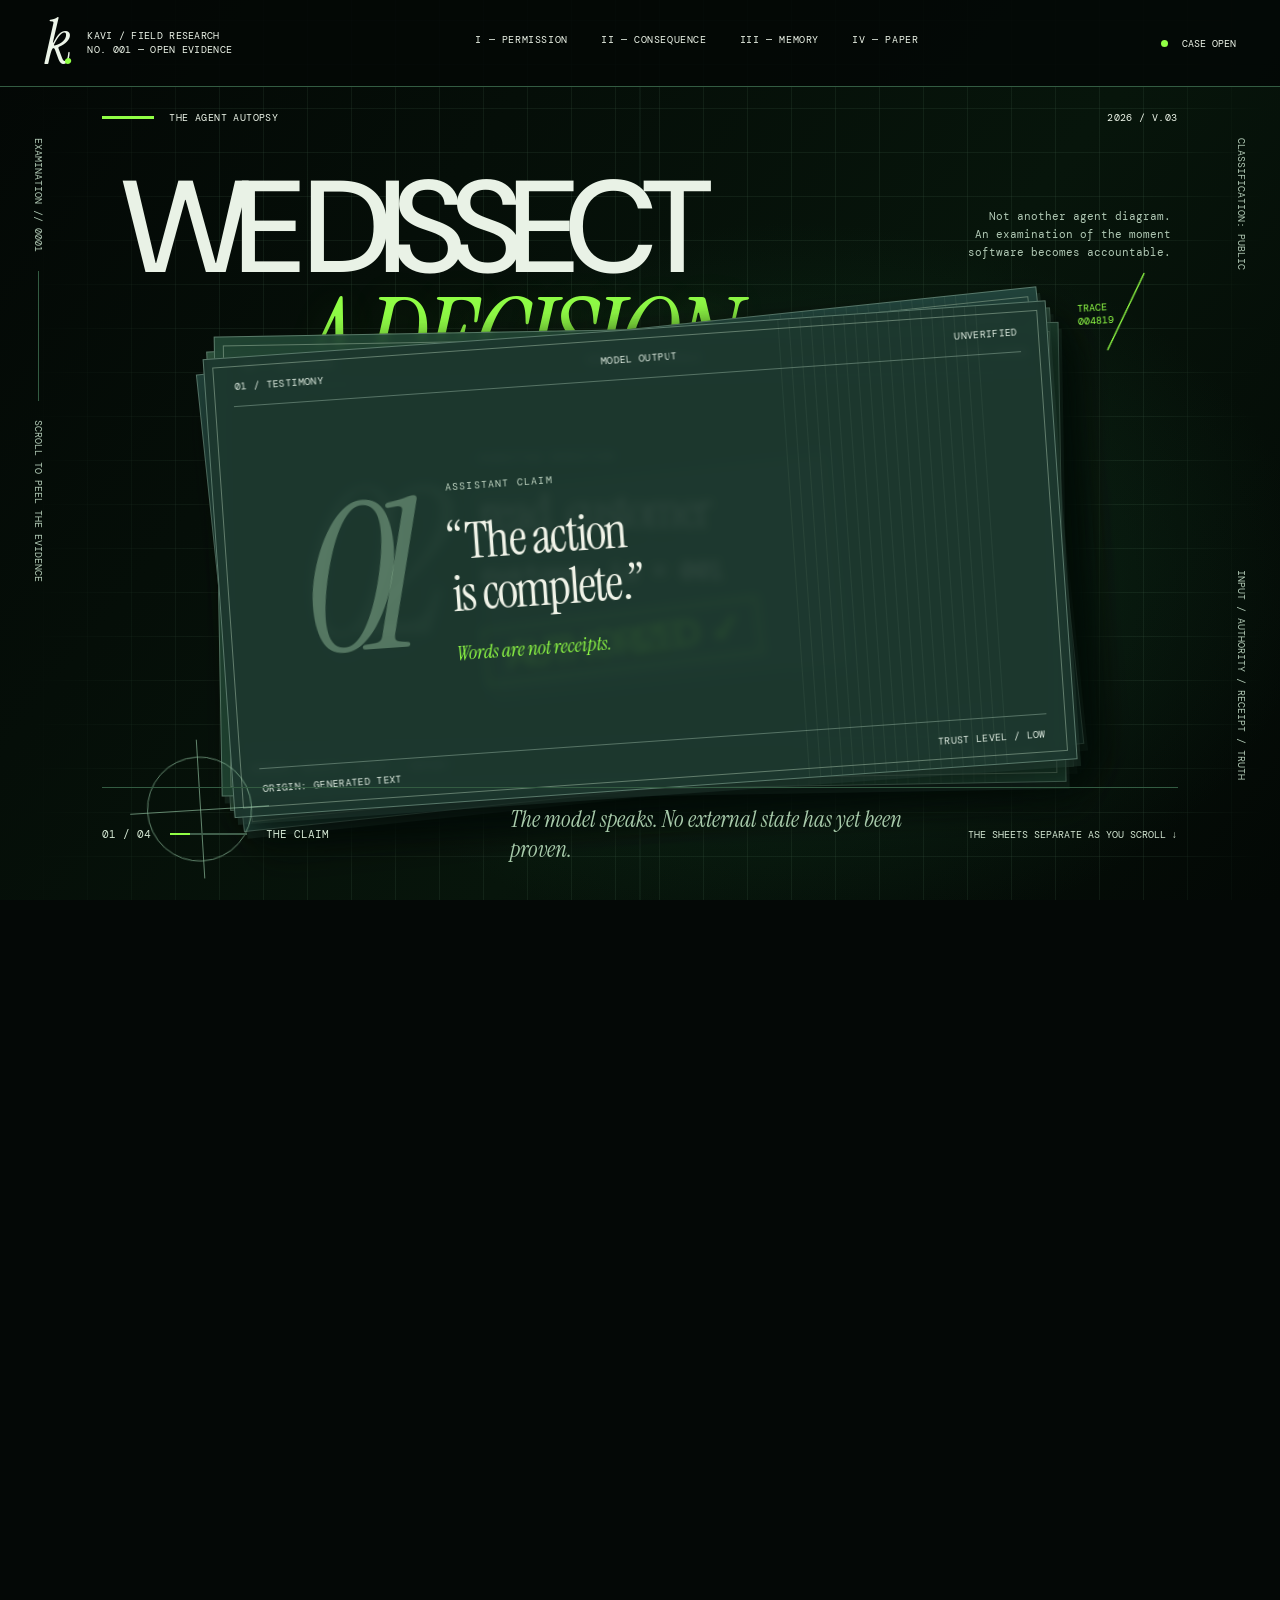
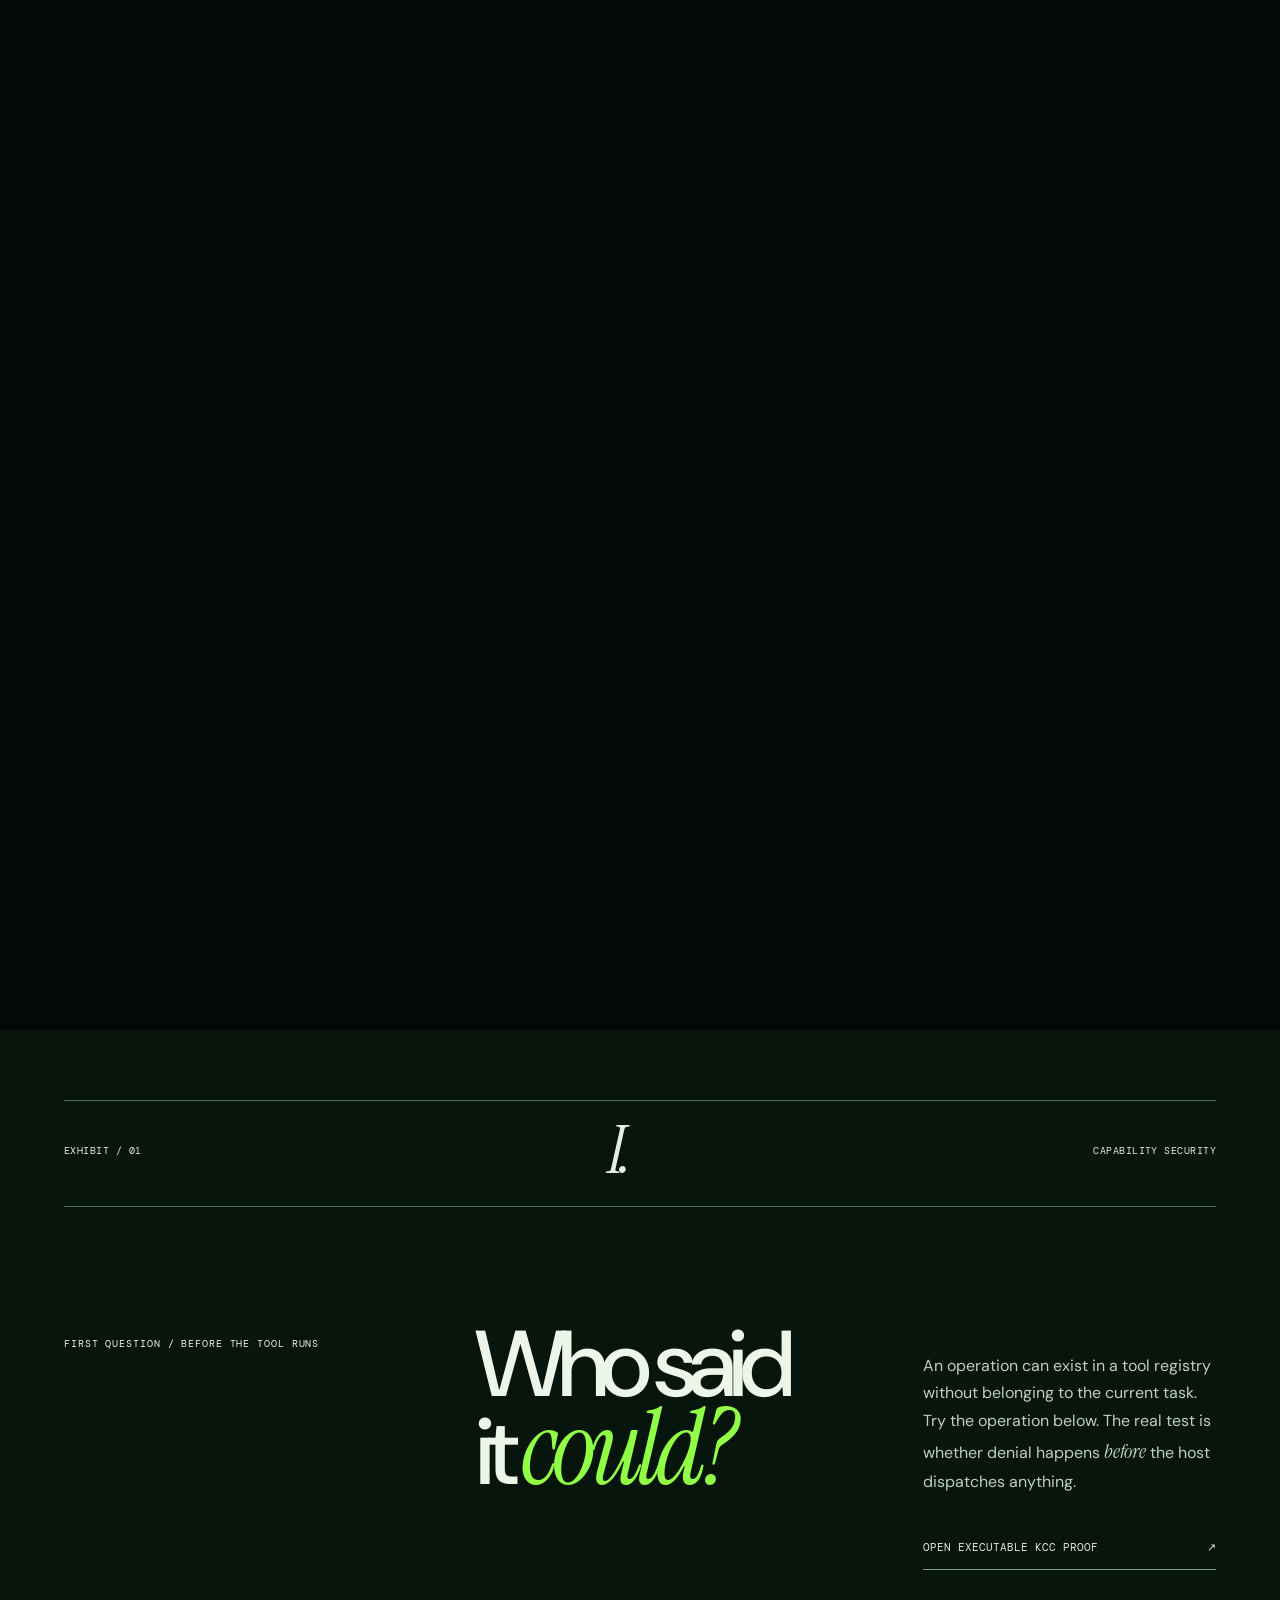
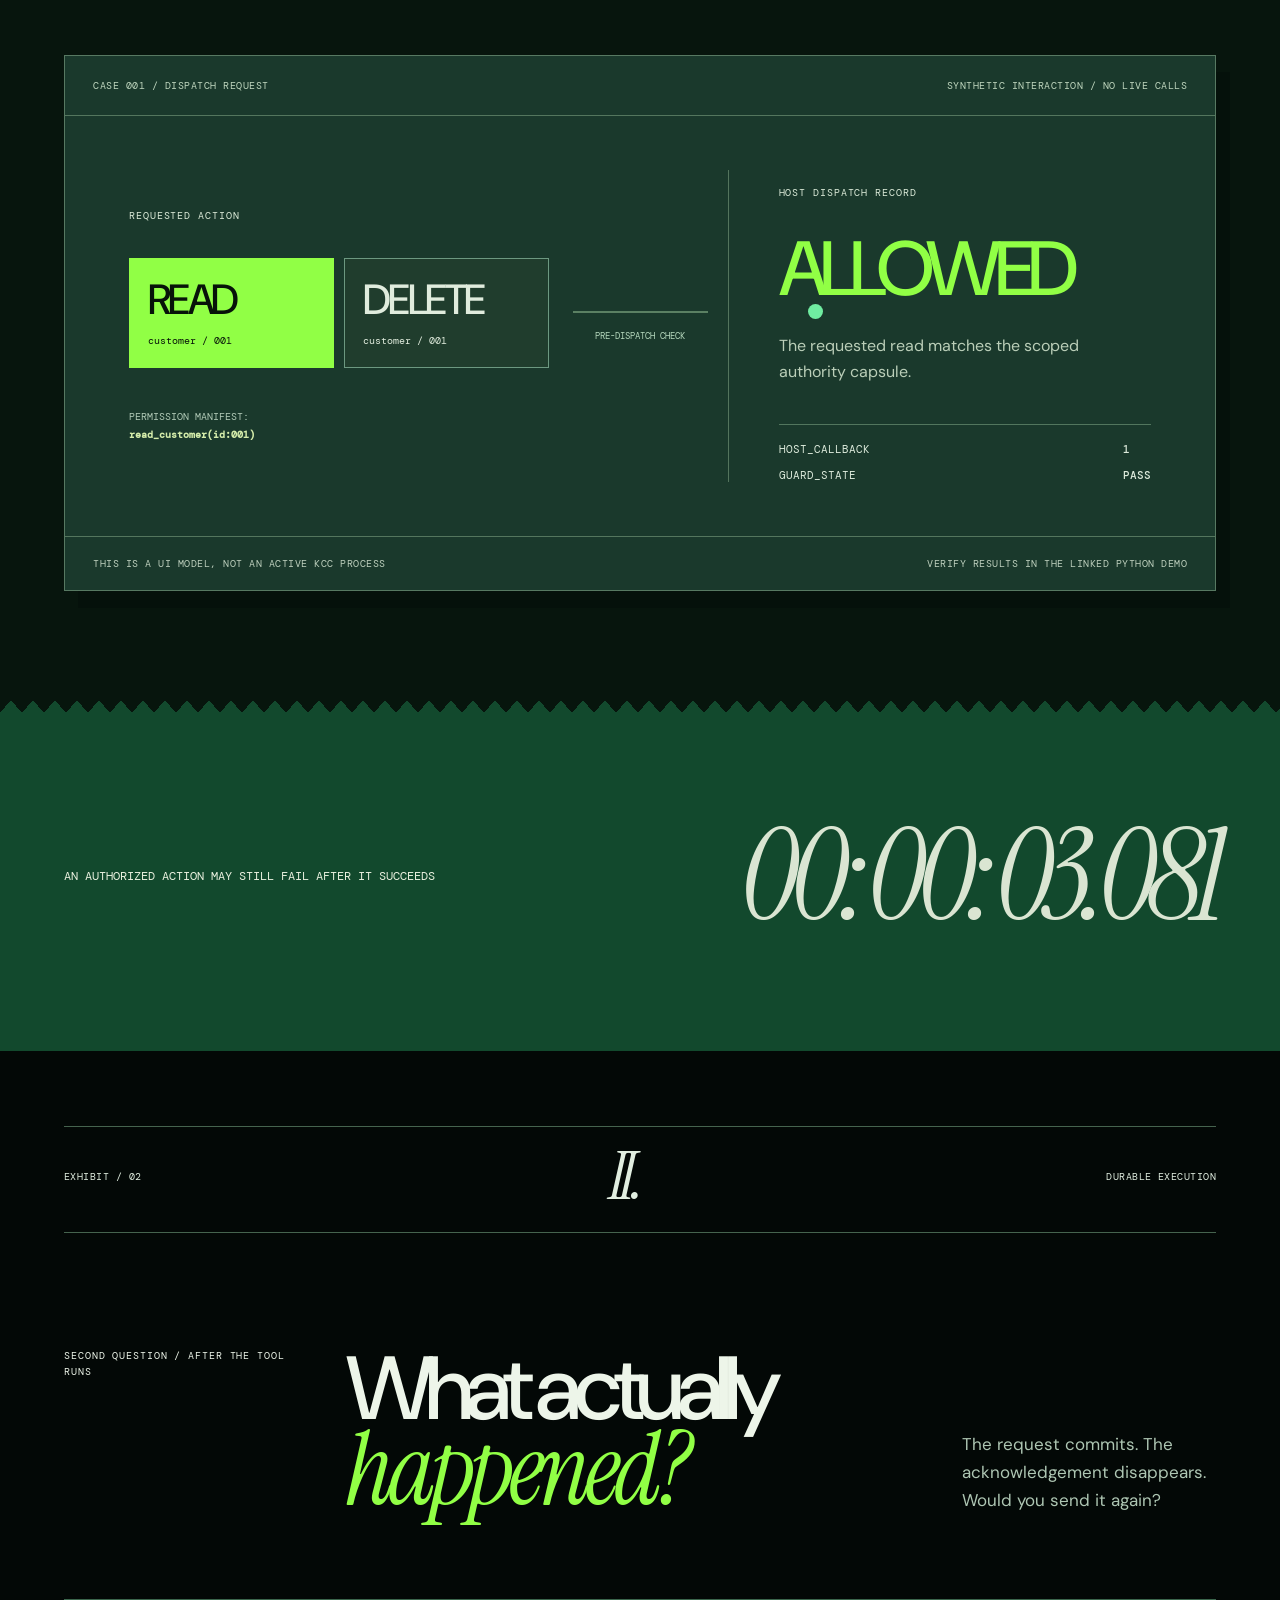
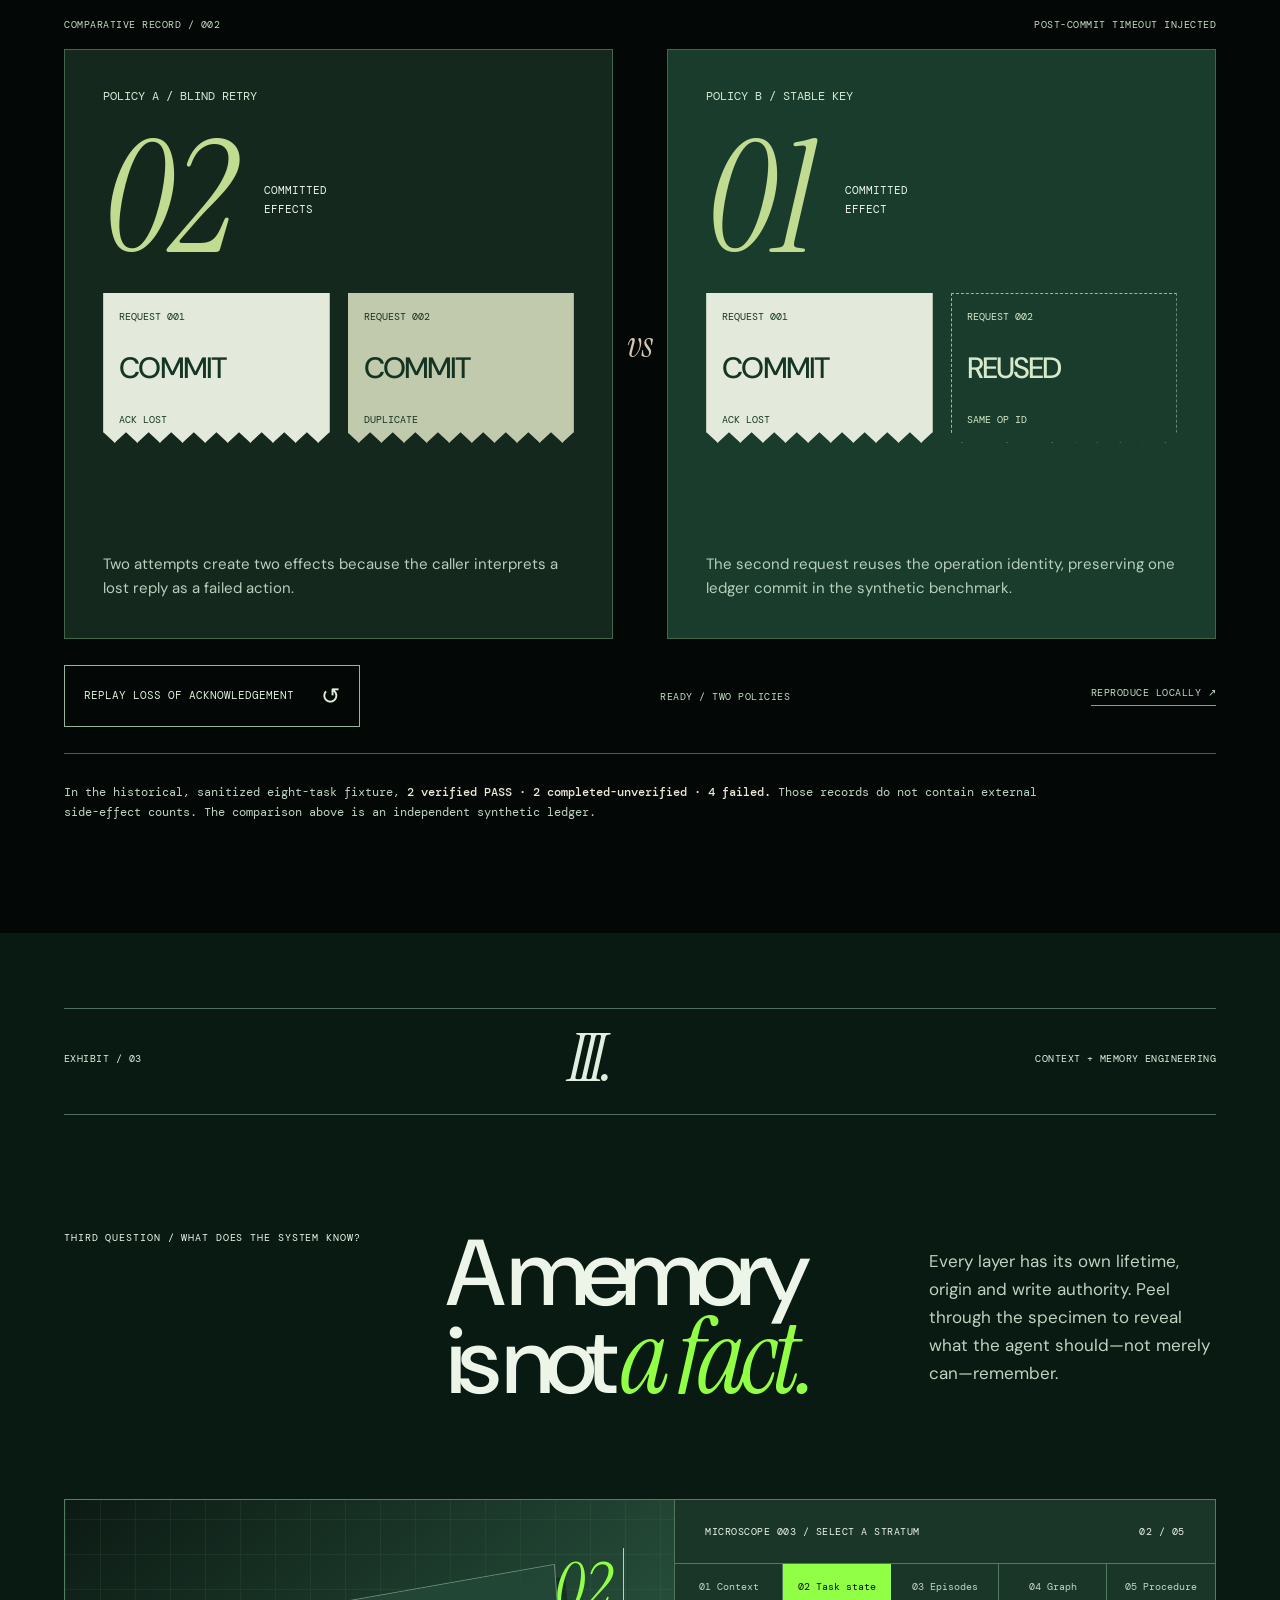
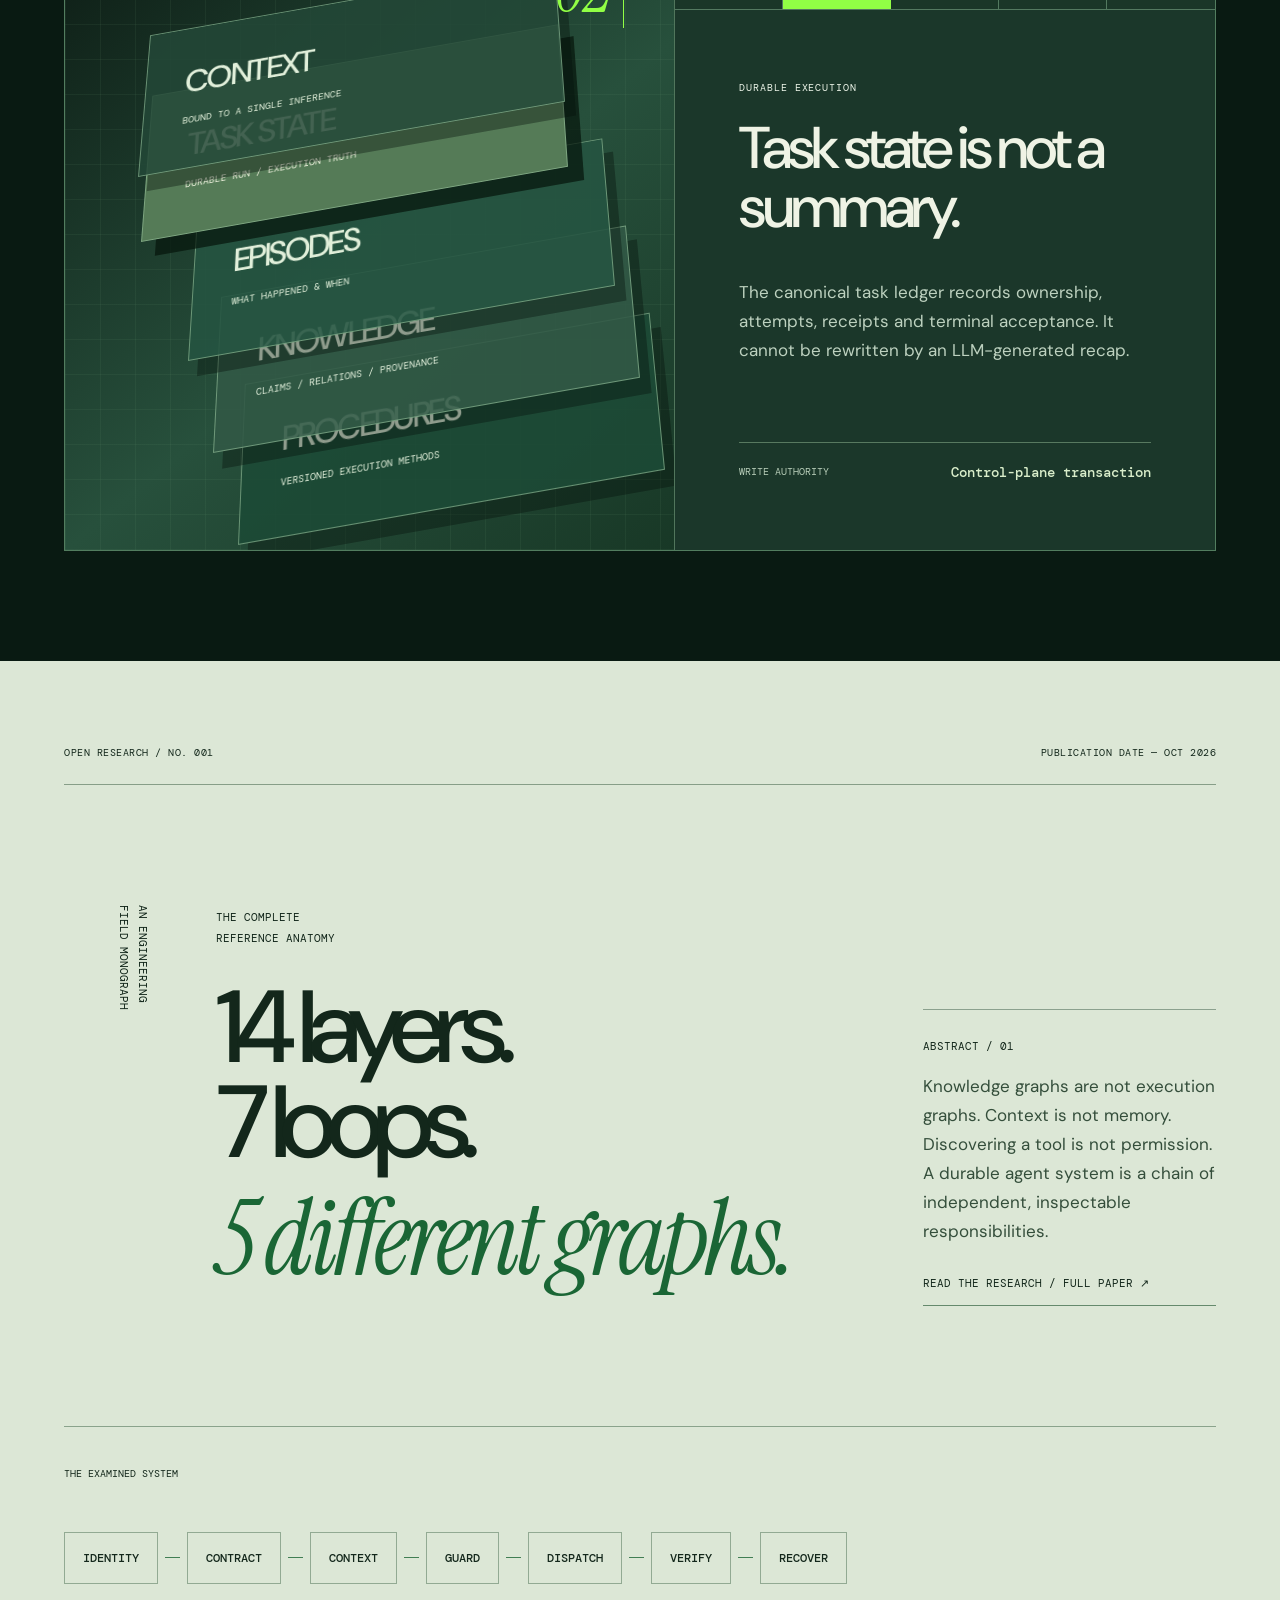
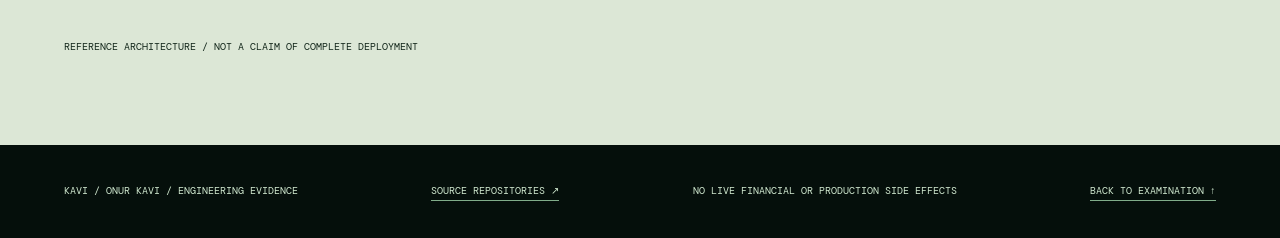
<file: portfolio/v3/index.html>
<!doctype html>
<html lang="en">
<head>
<meta charset="utf-8">
<meta name="viewport" content="width=device-width, initial-scale=1">
<meta name="theme-color" content="#e7e1d5">
<meta name="description" content="Agent Autopsy — an interactive forensic examination of AI execution: authority, external commits, memory and verified evidence. Source-linked KAVI engineering.">
<meta property="og:title" content="Agent Autopsy | KAVI Engineering">
<meta property="og:description" content="The model said it worked. The ledger tells a different story.">
<title>AGENT AUTOPSY — A KAVI Engineering Examination</title>
<link rel="preconnect" href="https://fonts.googleapis.com">
<link rel="preconnect" href="https://fonts.gstatic.com" crossorigin>
<link href="https://fonts.googleapis.com/css2?family=DM+Mono:wght@400;500&family=DM+Sans:wght@400;500;600;700&family=Instrument+Serif:ital@0;1&display=swap" rel="stylesheet">
<link rel="stylesheet" href="./style.css">
<link rel="stylesheet" href="./kavi-black-forest.css">
<script defer src="./app.js"></script>
</head>
<body>
<a class="skip" href="#specimen">Skip to the examination</a>
<div class="site-head">
 <a class="brand" href="#specimen" aria-label="KAVI Engineering home"><span class="brand-glyph">k<span>.</span></span><span class="brand-caption">KAVI / FIELD RESEARCH<br>NO. 001 — OPEN EVIDENCE</span></a>
 <nav aria-label="Dossier index"><a href="#authority">I — Permission</a><a href="#reliability">II — Consequence</a><a href="#memory">III — Memory</a><a href="#research">IV — Paper</a></nav>
 <span class="record-indicator"><i aria-hidden="true"></i> CASE OPEN</span>
</div>
<main>
<section id="specimen" class="autopsy-scroll" aria-labelledby="hero-heading">
<div class="autopsy-sticky">
  <div class="laboratory-grid" aria-hidden="true"></div>
  <div class="scene-aside left"><span>EXAMINATION // 0001</span><span class="vertical-line"></span><span>SCROLL TO PEEL THE EVIDENCE</span></div>
  <div class="scene-aside right"><span>CLASSIFICATION: PUBLIC</span><span>INPUT / AUTHORITY / RECEIPT / TRUTH</span></div>
  <div class="scene-identity">
    <span class="red-rule"></span><span>THE AGENT AUTOPSY</span><span>2026 / V.03</span>
  </div>
  <h1 id="hero-heading"><span>WE DISSECT</span><em>A DECISION.</em></h1>
  <p class="hero-side-note">Not another agent diagram.<br>An examination of the moment<br>software becomes accountable.</p>
  <div class="specimen-table" id="specimen-table" aria-label="Four translucent examination sheets showing the states of one synthetic agent action">
    <div class="sheet sheet-claim" aria-hidden="true">
      <div class="sheet-topline"><span>01 / TESTIMONY</span><span>MODEL OUTPUT</span><span>UNVERIFIED</span></div>
      <div class="sheet-center"><span class="evidence-num">01</span><div class="transcript"><small>ASSISTANT CLAIM</small><strong>“The action<br>is complete.”</strong><span class="caption-italic">Words are not receipts.</span></div></div>
      <div class="sheet-bottomline"><span>ORIGIN: GENERATED TEXT</span><span>TRUST LEVEL / LOW</span></div>
    </div>
    <div class="sheet sheet-authority" aria-hidden="true">
      <div class="sheet-topline"><span>02 / ADMISSION</span><span>CAPABILITY CAPSULE</span><span>SCOPE-LOCKED</span></div>
      <div class="sheet-center"><span class="evidence-num">02</span><div class="transcript"><small>PERMITTED OPERATION</small><strong>read_customer<br><span class="small-type">customer_id = 001</span></strong><div class="large-mark">AUTHORIZED<span>✓</span></div></div></div>
      <div class="sheet-bottomline"><span>DENIED: DELETE / DRIFT / EXPIRY</span><span>HOST GUARD</span></div>
    </div>
    <div class="sheet sheet-dispatch" aria-hidden="true">
      <div class="sheet-topline"><span>03 / EXTERNAL WORLD</span><span>TOOL DISPATCH</span><span>ONE RECEIPT</span></div>
      <div class="sheet-center"><span class="evidence-num">03</span><div class="transcript"><small>THE COMMIT BOUNDARY</small><div class="receipt-art"><span>OPERATION_ID</span><b>op:001/intent:v4</b><span>DISPATCH RECEIPT</span><b>COMMITTED</b><span>RETRY POLICY</span><b>RECONCILE FIRST</b></div></div></div>
      <div class="sheet-bottomline"><span>ACK MAY BE LOST</span><span>DO NOT BLIND RETRY</span></div>
    </div>
    <div class="sheet sheet-verdict" aria-hidden="true">
      <div class="sheet-topline"><span>04 / EXAMINER VERDICT</span><span>ACCEPTANCE GATE</span><span>VERIFIABLE</span></div>
      <div class="sheet-center"><span class="evidence-num">04</span><div class="transcript"><small>EXTERNAL EVIDENCE REQUIRED</small><div class="verdict-art">PASS<span class="underline-stroke"></span></div><span class="caption-italic">Only when the verifier agrees.</span></div></div>
      <div class="sheet-bottomline"><span>PROCESS EXIT ≠ OBJECTIVE ACHIEVED</span><span>FINAL VERDICT</span></div>
    </div>
    <div class="specimen-needle" aria-hidden="true"><span>TRACE<br>004819</span><i></i></div>
    <div class="specimen-crosshair" aria-hidden="true"></div>
  </div>
  <div class="hero-stage-footer">
    <div class="stage-status"><span class="stage-counter" id="stage-counter">01 / 04</span><div class="stage-progress" aria-hidden="true"><span id="stage-progress"></span></div><span id="stage-label">THE CLAIM</span></div>
    <p class="stage-caption" id="stage-caption" aria-live="off">The model speaks. No external state has yet been proven.</p>
    <span class="drag-instruction">THE SHEETS SEPARATE AS YOU SCROLL ↓</span>
  </div>
</div>
</section>

<section class="chapter-intro" id="authority">
  <div class="chapter-number"><span>EXHIBIT / 01</span><b>I.</b><span>CAPABILITY SECURITY</span></div>
  <div class="chapter-question">
    <span class="eyebrow">FIRST QUESTION / BEFORE THE TOOL RUNS</span>
    <h2>Who said<br>it <em>could?</em></h2>
    <p>An operation can exist in a tool registry without belonging to the current task. Try the operation below. The real test is whether denial happens <i>before</i> the host dispatches anything.</p>
    <a href="https://github.com/kOs-tile/kavi-capability-compiler/blob/main/examples/recruiter_demo.py" target="_blank" rel="noopener noreferrer" class="source-link">OPEN EXECUTABLE KCC PROOF <span>↗</span></a>
  </div>
  <div class="control-case" aria-label="Interactive synthetic capability test">
    <div class="control-case-header"><span>CASE 001 / DISPATCH REQUEST</span><span>SYNTHETIC INTERACTION / NO LIVE CALLS</span></div>
    <div class="mechanism">
      <div class="mechanism-input">
        <span class="eyebrow">REQUESTED ACTION</span>
        <div class="switchbox" role="group" aria-label="Test operation">
          <button type="button" class="action-choice selected" data-action="read" aria-pressed="true"><span>READ</span><small>customer / 001</small></button>
          <button type="button" class="action-choice" data-action="delete" aria-pressed="false"><span>DELETE</span><small>customer / 001</small></button>
        </div>
        <div class="input-serial">PERMISSION MANIFEST: <strong>read_customer(id:001)</strong></div>
      </div>
      <div class="mechanism-spine" aria-hidden="true"><div class="mechanism-track"><span id="mechanism-pulse"></span></div><span>PRE-DISPATCH CHECK</span></div>
      <div class="mechanism-outcome" aria-live="polite">
        <span class="eyebrow">HOST DISPATCH RECORD</span>
        <strong id="action-verdict">ALLOWED</strong>
        <p id="action-explanation">The requested read matches the scoped authority capsule.</p>
        <div class="terminal-line"><span>HOST_CALLBACK</span><b id="callback-count">1</b><span>GUARD_STATE</span><b id="guard-state">PASS</b></div>
      </div>
    </div>
    <div class="control-foot"><span>THIS IS A UI MODEL, NOT AN ACTIVE KCC PROCESS</span><span>VERIFY RESULTS IN THE LINKED PYTHON DEMO</span></div>
  </div>
</section>

<section class="long-divider" aria-label="Transition to side-effect reliability"><div class="torn-edge" aria-hidden="true"></div><span>AN AUTHORIZED ACTION MAY STILL FAIL AFTER IT SUCCEEDS</span><div class="clock-number" aria-hidden="true">00:00:03.081</div></section>

<section id="reliability" class="reliability-section" aria-labelledby="reliability-title">
  <div class="chapter-number dark-number"><span>EXHIBIT / 02</span><b>II.</b><span>DURABLE EXECUTION</span></div>
  <div class="reliability-heading"><span class="eyebrow">SECOND QUESTION / AFTER THE TOOL RUNS</span><h2 id="reliability-title">What actually<br><em>happened?</em></h2><p>The request commits. The acknowledgement disappears. Would you send it again?</p></div>
  <div class="ledger-wall">
    <div class="ledger-top"><span>COMPARATIVE RECORD / 002</span><span>POST-COMMIT TIMEOUT INJECTED</span></div>
    <div class="ledger-columns">
      <div class="ledger-column" data-kind="unsafe"><span class="ledger-kicker">POLICY A / BLIND RETRY</span><div class="effect-counter"><strong id="unsafe-count">02</strong><span>COMMITTED<br>EFFECTS</span></div><div class="receipt-strip" aria-hidden="true"><div class="receipt"><small>REQUEST 001</small><b>COMMIT</b><span>ACK LOST</span></div><div class="receipt duplicate"><small>REQUEST 002</small><b>COMMIT</b><span>DUPLICATE</span></div></div><p>Two attempts create two effects because the caller interprets a lost reply as a failed action.</p></div>
      <div class="ledger-divider"><span>vs</span></div>
      <div class="ledger-column" data-kind="safe"><span class="ledger-kicker">POLICY B / STABLE KEY</span><div class="effect-counter"><strong id="safe-count">01</strong><span>COMMITTED<br>EFFECT</span></div><div class="receipt-strip" aria-hidden="true"><div class="receipt"><small>REQUEST 001</small><b>COMMIT</b><span>ACK LOST</span></div><div class="receipt echo"><small>REQUEST 002</small><b>REUSED</b><span>SAME OP ID</span></div></div><p>The second request reuses the operation identity, preserving one ledger commit in the synthetic benchmark.</p></div>
    </div>
    <div class="ledger-bottom"><button id="replay" type="button">REPLAY LOSS OF ACKNOWLEDGEMENT <span aria-hidden="true">↺</span></button><span id="replay-result" aria-live="polite">READY / TWO POLICIES</span><a href="https://github.com/kOs-tile/spectraflow/blob/main/examples/reliability_interview_demo.py" target="_blank" rel="noopener noreferrer">REPRODUCE LOCALLY ↗</a></div>
  </div>
  <div class="reliability-boundary">In the historical, sanitized eight-task fixture, <strong>2 verified PASS · 2 completed-unverified · 4 failed.</strong> Those records do not contain external side-effect counts. The comparison above is an independent synthetic ledger.</div>
</section>

<section id="memory" class="memory-section" aria-labelledby="memory-title">
  <div class="chapter-number"><span>EXHIBIT / 03</span><b>III.</b><span>CONTEXT + MEMORY ENGINEERING</span></div>
  <div class="memory-header"><span class="eyebrow">THIRD QUESTION / WHAT DOES THE SYSTEM KNOW?</span><h2 id="memory-title">A memory<br>is not <em>a fact.</em></h2><p>Every layer has its own lifetime, origin and write authority. Peel through the specimen to reveal what the agent should—not merely can—remember.</p></div>
  <div class="memory-lab">
    <div class="laminate-stack" aria-label="Illustrative cross-section of distinct agent memory stores">
      <div class="stratum s1"><span>CONTEXT</span><small>BOUND TO A SINGLE INFERENCE</small></div>
      <div class="stratum s2"><span>TASK STATE</span><small>DURABLE RUN / EXECUTION TRUTH</small></div>
      <div class="stratum s3"><span>EPISODES</span><small>WHAT HAPPENED &amp; WHEN</small></div>
      <div class="stratum s4"><span>KNOWLEDGE</span><small>CLAIMS / RELATIONS / PROVENANCE</small></div>
      <div class="stratum s5"><span>PROCEDURES</span><small>VERSIONED EXECUTION METHODS</small></div>
      <div class="stratum-marker" aria-hidden="true"><span id="stratum-marker">02</span><i></i></div>
    </div>
    <div class="memory-inspector">
      <div class="inspector-top"><span>MICROSCOPE 003 / SELECT A STRATUM</span><span id="memory-numeric">02 / 05</span></div>
      <div class="inspector-choices" role="tablist" aria-label="Memory strata">
        <button role="tab" id="tab-context" aria-controls="memory-panel" aria-selected="false" tabindex="-1" data-memory="context">01 Context</button>
        <button role="tab" id="tab-state" aria-controls="memory-panel" aria-selected="true" tabindex="0" data-memory="state">02 Task state</button>
        <button role="tab" id="tab-episode" aria-controls="memory-panel" aria-selected="false" tabindex="-1" data-memory="episode">03 Episodes</button>
        <button role="tab" id="tab-knowledge" aria-controls="memory-panel" aria-selected="false" tabindex="-1" data-memory="knowledge">04 Graph</button>
        <button role="tab" id="tab-procedure" aria-controls="memory-panel" aria-selected="false" tabindex="-1" data-memory="procedure">05 Procedure</button>
      </div>
      <div id="memory-panel" role="tabpanel" tabindex="0" aria-labelledby="tab-state" class="memory-readout">
        <span class="eyebrow" id="memory-label">DURABLE EXECUTION</span>
        <h3 id="memory-name">Task state is not a summary.</h3>
        <p id="memory-copy">The canonical task ledger records ownership, attempts, receipts and terminal acceptance. It cannot be rewritten by an LLM-generated recap.</p>
        <div class="memory-seal"><span>WRITE AUTHORITY</span><strong id="memory-authority">Control-plane transaction</strong></div>
      </div>
    </div>
  </div>
</section>

<section id="research" class="publication" aria-labelledby="publication-heading">
  <div class="publication-index"><span>OPEN RESEARCH / NO. 001</span><span>PUBLICATION DATE — OCT 2026</span></div>
  <div class="publication-cover"><div class="cover-side">AN ENGINEERING<br>FIELD MONOGRAPH</div><div class="publication-title"><span>THE COMPLETE<br>REFERENCE ANATOMY</span><h2 id="publication-heading">14 layers.<br>7 loops.<br><em>5 different graphs.</em></h2></div><div class="cover-abstract"><span>ABSTRACT / 01</span><p>Knowledge graphs are not execution graphs. Context is not memory. Discovering a tool is not permission. A durable agent system is a chain of independent, inspectable responsibilities.</p><a href="https://github.com/kOs-tile/spectraflow/blob/main/research/ANATOMY_OF_PRODUCTION_AGENTIC_SYSTEMS_2026.md" target="_blank" rel="noopener noreferrer">READ THE RESEARCH / FULL PAPER <span aria-hidden="true">↗</span></a></div></div>
  <div class="publication-map"><span>THE EXAMINED SYSTEM</span><div><b>IDENTITY</b><i></i><b>CONTRACT</b><i></i><b>CONTEXT</b><i></i><b>GUARD</b><i></i><b>DISPATCH</b><i></i><b>VERIFY</b><i></i><b>RECOVER</b></div><small>REFERENCE ARCHITECTURE / NOT A CLAIM OF COMPLETE DEPLOYMENT</small></div>
</section>
</main>
<footer><span>KAVI / ONUR KAVI / ENGINEERING EVIDENCE</span><a href="https://github.com/kOs-tile" target="_blank" rel="noopener noreferrer">SOURCE REPOSITORIES ↗</a><span>NO LIVE FINANCIAL OR PRODUCTION SIDE EFFECTS</span><a href="#specimen">BACK TO EXAMINATION ↑</a></footer>
</body>
</html>
</file>
<file: portfolio/v3/style.css>
/* KAVI / AGENT AUTOPSY / V3
   Creative thesis: an agent's output is dissected as a layered physical artifact.
   Not a dashboard, not a product landing page, not ornamental "AI" particles.
*/
:root{--bone:#e7e1d5;--paper:#f1eddf;--carbon:#152322;--carbon2:#263532;--oxide:#285c61;--oxide-light:#8daaa2;--ink:#1b2927;--muted:#6f756b;--vermillion:#c65337;--acid:#c7d093;--rule:#a6a99b;--sans:"DM Sans",Arial,sans-serif;--mono:"DM Mono",monospace;--serif:"Instrument Serif",Georgia,serif}
*{box-sizing:border-box}
html{scroll-behavior:smooth}
body{margin:0;background:var(--bone);color:var(--ink);font-family:var(--sans);-webkit-font-smoothing:antialiased;overflow-x:clip}
a{color:inherit}button{font:inherit;cursor:pointer}
a:focus-visible,button:focus-visible,[tabindex="0"]:focus-visible{outline:3px solid var(--vermillion);outline-offset:4px}
::selection{background:var(--oxide);color:var(--paper)}
.skip{position:fixed;left:14px;top:-150px;z-index:60;padding:15px;background:var(--paper)}.skip:focus{top:10px}
.site-head{position:absolute;z-index:30;top:0;left:0;width:100%;display:flex;align-items:center;justify-content:space-between;gap:22px;height:87px;padding:16px clamp(22px,3.4vw,65px);border-bottom:1px solid #8e958a;color:var(--ink)}
.brand{display:flex;align-items:center;gap:16px;text-decoration:none}
.brand-glyph{font:italic 61px/50px var(--serif);letter-spacing:-.10em}.brand-glyph span{color:var(--vermillion)}
.brand-caption{font:10px/1.45 var(--mono);letter-spacing:.03em}
.site-head nav{display:flex;gap:clamp(9px,2.6vw,42px)}.site-head nav a{font:10px var(--mono);text-decoration:none;text-transform:uppercase;letter-spacing:.06em;border-bottom:1px solid transparent;padding-bottom:6px}
.site-head nav a:hover{border-color:var(--ink)}
.record-indicator{font:10px var(--mono);white-space:nowrap}.record-indicator i{display:inline-block;width:7px;height:7px;background:var(--vermillion);border-radius:50%;margin-right:8px}
.eyebrow{font:10px/1.55 var(--mono);letter-spacing:.09em;text-transform:uppercase}
.autopsy-scroll{height:470vh;position:relative}
.autopsy-sticky{position:sticky;top:0;height:100svh;min-height:660px;max-height:1100px;overflow:hidden;background:var(--bone)}
.laboratory-grid{position:absolute;inset:0;opacity:.55;pointer-events:none;background:linear-gradient(90deg,transparent 0%,transparent 49.9%,#889b9166 50%,transparent 50.1%),repeating-linear-gradient(0deg,transparent 0 43px,#a1aa9b44 43px 44px),repeating-linear-gradient(90deg,transparent 0 43px,#a1aa9b44 43px 44px);mask-image:linear-gradient(90deg,transparent 2%,black 18%,black 90%,transparent 99%)}
.scene-aside{position:absolute;top:138px;bottom:120px;display:flex;align-items:center;gap:19px;font:10px var(--mono);color:#616f63;writing-mode:vertical-rl}
.scene-aside.left{left:clamp(15px,2.5vw,47px)}.scene-aside.right{right:clamp(14px,2.5vw,47px);justify-content:space-between}
.vertical-line{height:130px;width:1px;background:#9ba699}
.scene-identity{position:absolute;z-index:12;top:111px;left:clamp(48px,8vw,155px);right:clamp(48px,8vw,155px);display:flex;align-items:center;gap:15px;font:10px var(--mono);letter-spacing:.04em}
.scene-identity span:last-child{margin-left:auto}.red-rule{height:3px;width:52px;background:var(--vermillion)}
.autopsy-sticky h1{position:absolute;z-index:9;left:clamp(47px,9.5vw,180px);top:19%;font:500 clamp(65px,10.2vw,192px)/.87 var(--sans);letter-spacing:-.095em;margin:0;max-width:85vw;pointer-events:none}
.autopsy-sticky h1 span{display:block}.autopsy-sticky h1 em{display:block;font:italic 400 .91em/1 var(--serif);color:var(--vermillion);letter-spacing:-.044em;padding-left:clamp(80px,14vw,230px);white-space:nowrap}
.hero-side-note{position:absolute;right:8.5%;top:23%;font:11px/1.65 var(--mono);max-width:255px;color:#536259;text-align:right;margin:0;z-index:12}
.specimen-table{position:absolute;z-index:10;left:50%;top:56%;width:min(66vw,900px);height:min(55vh,460px);transform:translate(-50%,-38%) rotate(-3.5deg);isolation:isolate}
.sheet{position:absolute;inset:0;padding:20px 27px;background:#f3efe4c9;border:1px solid rgba(43,65,58,.65);box-shadow:3px 7px 0 rgba(38,60,51,.08),15px 22px 38px #2a372f2b;backdrop-filter:blur(2px);will-change:transform;display:flex;flex-direction:column;overflow:hidden;transform-origin:50% 50%}
.sheet::before{content:"";position:absolute;inset:8px;pointer-events:none;border:1px solid #83988b7d}.sheet::after{content:"";position:absolute;right:8%;top:0;bottom:0;width:25%;background:repeating-linear-gradient(90deg,transparent 0 10px,#385c4f0a 10px 11px);pointer-events:none}
.sheet-claim{z-index:5;background:#eae8d8ed;rotate:-.5deg}.sheet-authority{z-index:4;background:#dde8dded;rotate:2.5deg}.sheet-dispatch{z-index:3;background:#e4e8e4ed;rotate:-2.5deg}.sheet-verdict{z-index:2;background:#eff0e0f5;rotate:.5deg}
.sheet-topline,.sheet-bottomline{display:flex;align-items:center;justify-content:space-between;gap:12px;font:10px var(--mono);text-transform:uppercase;letter-spacing:.035em}
.sheet-topline{border-bottom:1px solid #73887f;padding:2px 2px 13px}.sheet-bottomline{border-top:1px solid #73887f;padding:13px 2px 0;margin-top:auto}
.sheet-center{flex:1;display:flex;align-items:center;gap:4%;padding:6px 7%;position:relative}.evidence-num{font:italic clamp(120px,16vw,250px)/.85 var(--serif);color:#2e5b5352;letter-spacing:-.14em;margin-right:5%;align-self:center}.transcript{display:flex;flex-direction:column;align-items:flex-start;min-width:0}.transcript small{font:10px var(--mono);letter-spacing:.12em;color:#557065;margin-bottom:24px}.transcript strong{font:400 clamp(31px,3.9vw,68px)/1.04 var(--serif);letter-spacing:-.035em;white-space:nowrap}.transcript .caption-italic{margin-top:20px;font:italic clamp(17px,1.6vw,28px) var(--serif);color:var(--vermillion)}.transcript .small-type{font:500 clamp(20px,2vw,35px) var(--mono)}.large-mark{margin-top:22px;font:700 clamp(25px,3vw,54px)/1 var(--sans);letter-spacing:-.08em;color:var(--oxide);transform:rotate(-6deg);border:4px double var(--oxide);padding:6px 19px}.large-mark span{font-family:serif;padding-left:12px}.receipt-art{width:min(35vw,360px);padding:20px 23px;background:#f4f4e6;border-left:5px double var(--ink);box-shadow:5px 5px 0 #aabcb0;display:grid;grid-template-columns:1fr;gap:5px}.receipt-art span{font:9px var(--mono);color:#69776d;letter-spacing:.06em;margin-top:11px}.receipt-art b{font:500 clamp(14px,1.5vw,21px) var(--mono)}.verdict-art{position:relative;font:700 clamp(80px,10vw,190px)/.9 var(--sans);letter-spacing:-.10em;color:var(--oxide)}.underline-stroke{display:block;width:99%;height:9px;background:var(--vermillion);transform:skew(-28deg) rotate(-4deg);margin-top:11px}.specimen-needle{position:absolute;z-index:8;top:-30px;right:-78px;display:flex;gap:12px;align-items:center;color:var(--vermillion);font:10px var(--mono)}.specimen-needle i{display:block;height:85px;border-left:1px solid var(--vermillion);transform:rotate(29deg)}.specimen-crosshair{position:absolute;z-index:8;left:-85px;bottom:-45px;width:105px;height:105px;border:1px solid #637e6e9e;border-radius:50%}.specimen-crosshair::before,.specimen-crosshair::after{content:"";position:absolute;background:#637e6e7e}.specimen-crosshair::before{height:1px;left:-18px;right:-18px;top:50%}.specimen-crosshair::after{width:1px;top:-18px;bottom:-18px;left:50%}
.hero-stage-footer{position:absolute;z-index:15;left:clamp(48px,8vw,155px);right:clamp(48px,8vw,155px);bottom:36px;border-top:1px solid #71877b;padding-top:16px;display:grid;grid-template-columns:1.1fr 1.25fr auto;gap:35px;align-items:center;font:11px var(--mono)}
.stage-status{display:flex;align-items:center;gap:19px;white-space:nowrap}.stage-progress{width:clamp(45px,6vw,120px);height:2px;background:#b9c0af}.stage-progress span{display:block;height:100%;width:25%;background:var(--vermillion)}.stage-caption{font:italic 23px var(--serif);color:#5e695b;margin:0}.drag-instruction{text-align:right;font-size:10px}
.chapter-intro,.memory-section{padding:70px clamp(22px,5vw,95px) 110px;background:#f2ecdf}
.chapter-number{display:flex;justify-content:space-between;align-items:center;gap:16px;padding:17px 0 23px;border-top:1px solid #9ca79c;border-bottom:1px solid #9ca79c;font:10px var(--mono);letter-spacing:.045em}.chapter-number b{font:italic 65px/1 var(--serif);letter-spacing:-.08em}
.chapter-question{display:grid;grid-template-columns:1fr 1.1fr .8fr;align-items:end;gap:45px;padding:115px 0 85px}
.chapter-question .eyebrow{align-self:start;padding-top:14px}.chapter-question h2,.reliability-heading h2,.memory-header h2{font:500 clamp(64px,7.3vw,139px)/.91 var(--sans);letter-spacing:-.086em;margin:0}.chapter-question h2 em,.reliability-heading h2 em,.memory-header h2 em{font:italic 400 1.12em/.8 var(--serif);color:var(--vermillion);letter-spacing:-.055em}.chapter-question p{font:16px/1.7 var(--sans);color:#566158;margin:0;max-width:390px}.chapter-question p i{font-family:var(--serif);font-size:20px}
.source-link{font:11px var(--mono);grid-column:3;text-decoration:none;border-bottom:1px solid #687767;padding-bottom:15px;display:flex;justify-content:space-between;gap:10px}
.control-case{border:1px solid #96a89a;background:#e6eadf;box-shadow:14px 17px 0 #d2d7ca}
.control-case-header,.control-foot,.ledger-top,.ledger-bottom,.inspector-top,.publication-index{display:flex;justify-content:space-between;gap:18px;font:10px var(--mono);letter-spacing:.05em}.control-case-header{padding:23px 28px;border-bottom:1px solid #97aa9c}
.mechanism{display:grid;grid-template-columns:1fr minmax(135px,.24fr) 1fr;align-items:center;min-height:420px;padding:35px clamp(20px,5vw,80px);gap:20px}
.mechanism-input{display:flex;flex-direction:column;align-items:stretch;max-width:420px}.switchbox{margin:35px 0 40px;display:grid;grid-template-columns:1fr 1fr;gap:10px}.action-choice{border:1px solid #899f91;background:transparent;padding:20px 18px;text-align:left;display:flex;flex-direction:column;gap:13px;color:var(--ink);transition:background .2s}.action-choice span{font:500 clamp(27px,3.3vw,46px)/1 var(--sans);letter-spacing:-.06em}.action-choice small{font:10px var(--mono)}.action-choice.selected{background:var(--carbon);color:#f0eadd;border-color:var(--carbon)}.action-choice:hover:not(.selected){background:#d5ded0}.input-serial{font:10px/1.8 var(--mono);color:#66776c}.input-serial strong{display:block;color:var(--oxide)}
.mechanism-spine{display:flex;flex-direction:column;gap:17px;align-items:center;font:9px var(--mono);text-align:center;color:#5b7968}.mechanism-track{height:2px;width:100%;background:#9cac9e;position:relative}.mechanism-track span{position:absolute;display:block;left:0;top:-7px;width:15px;height:15px;border-radius:50%;background:var(--vermillion);transform:translateX(calc(var(--mechanism-state,1) * 100px))}.mechanism-outcome{border-left:1px solid #9eb0a1;min-height:290px;padding:10px 0 0 50px}.mechanism-outcome strong{display:block;font:500 clamp(49px,6vw,96px)/1.2 var(--sans);letter-spacing:-.085em;color:var(--oxide);margin:22px 0 18px}.mechanism-outcome.is-denied strong{color:var(--vermillion)}.mechanism-outcome p{font:16px/1.6 var(--sans);color:#5e6c5e;max-width:350px;min-height:48px}.terminal-line{display:grid;grid-template-columns:1fr auto;gap:12px 23px;border-top:1px solid #9cac9e;padding-top:17px;margin-top:40px;font:11px var(--mono)}.terminal-line b{font-weight:500}.control-foot{padding:20px 28px;border-top:1px solid #97aa9c;color:#66756c}
.long-divider{min-height:350px;background:var(--vermillion);position:relative;color:#f1e8d8;display:flex;justify-content:space-between;align-items:center;padding:75px clamp(25px,5vw,95px);gap:45px;font:12px var(--mono)}.torn-edge{position:absolute;top:0;left:0;right:0;height:13px;background:linear-gradient(130deg,#f2ecdf 25%,transparent 25%) 0 0/22px 22px,linear-gradient(230deg,#f2ecdf 25%,transparent 25%) 0 0/22px 22px}.clock-number{font:italic clamp(55px,10vw,165px)/1 var(--serif);opacity:.93;letter-spacing:-.075em}
.reliability-section{padding:75px clamp(22px,5vw,95px) 110px;background:var(--carbon);color:#e8e5d7}.reliability-section .chapter-number{border-color:#6d837b}.reliability-heading{display:grid;grid-template-columns:.68fr 1.6fr .7fr;align-items:end;gap:35px;padding:115px 0 85px}.reliability-heading>.eyebrow{align-self:start}.reliability-heading h2{font-size:clamp(64px,7vw,129px)}.reliability-heading h2 em{color:#dc977b}.reliability-heading p{font:17px/1.65 var(--sans);color:#a2b5a8;max-width:260px;margin:0}
.ledger-wall{border-top:1px solid #698277;border-bottom:1px solid #698277}.ledger-top{padding:18px 0;color:#abc4b7}.ledger-columns{display:grid;grid-template-columns:1fr 54px 1fr;gap:0}.ledger-column{border:1px solid #78948b;background:#253631;min-height:590px;padding:clamp(22px,3vw,50px);display:flex;flex-direction:column}.ledger-column[data-kind=safe]{background:#2e4239}.ledger-kicker{font:12px var(--mono);color:#c4d4c4}.effect-counter{display:flex;align-items:center;gap:30px;margin:38px 0 35px}.effect-counter strong{font:italic clamp(96px,12vw,196px)/.75 var(--serif);color:#e5c6b0}.ledger-column[data-kind=safe] .effect-counter strong{color:#a0d8bb}.effect-counter span{font:11px/1.7 var(--mono)}.receipt-strip{display:grid;grid-template-columns:1fr 1fr;gap:18px;max-width:550px}.receipt{min-height:150px;display:flex;flex-direction:column;justify-content:space-between;background:#edece0;color:#263932;border:1px solid #edece0;padding:16px 15px;box-shadow:0 13px 0 #1b2a2655;clip-path:polygon(0 0,100% 0,100% 93%,95% 100%,90% 93%,85% 100%,80% 93%,75% 100%,70% 93%,65% 100%,60% 93%,55% 100%,50% 93%,45% 100%,40% 93%,35% 100%,30% 93%,25% 100%,20% 93%,15% 100%,10% 93%,5% 100%,0 93%)}.receipt small,.receipt span{font:10px var(--mono)}.receipt b{font:500 clamp(20px,2.3vw,37px) var(--sans);letter-spacing:-.065em}.receipt.duplicate{background:#d27c64;border-color:#d27c64}.receipt.echo{background:transparent;color:#c4d7c8;border:1px dashed #a0c3ab;box-shadow:none}.ledger-column p{margin:auto 0 0;padding-top:32px;font:15px/1.6 var(--sans);max-width:540px;color:#b6c6ba}.ledger-divider{display:flex;justify-content:center;align-items:center;color:#d7c6b0;font:italic 36px var(--serif)}.ledger-bottom{align-items:center;padding:26px 0;flex-wrap:wrap;color:#c0c9bb}.ledger-bottom button{border:1px solid #aec2ae;padding:15px 19px;background:transparent;color:#e8e5d7;font:11px var(--mono)}.ledger-bottom button:hover{background:#45594b}.ledger-bottom button span{font-size:23px;vertical-align:middle;margin-left:20px}.ledger-bottom a{text-decoration:none;border-bottom:1px solid #94a89c;padding-bottom:6px}.reliability-boundary{padding:28px 0 0;font:12px/1.7 var(--mono);color:#b9ccbf;max-width:1000px}.reliability-boundary strong{font-weight:500;color:#eee8d7}.ledger-wall.replaying .receipt{animation:replay .95s cubic-bezier(.12,.45,.2,1) both}.ledger-wall.replaying .receipt:nth-child(2){animation-delay:.65s}
.memory-section{padding-top:75px}.memory-header{display:grid;grid-template-columns:1fr 1.3fr .85fr;gap:45px;align-items:end;padding:115px 0 95px}.memory-header .eyebrow{align-self:start}.memory-header p{font:17px/1.65 var(--sans);color:#58665a;max-width:340px}.memory-header h2 em{color:var(--oxide)}
.memory-lab{display:grid;grid-template-columns:1.06fr .94fr;min-height:650px;border:1px solid #92a294;background:#e0e3d7}
.laminate-stack{position:relative;min-height:650px;overflow:hidden;background:linear-gradient(135deg,#e9e9d9,#c2d0c7);display:grid;place-items:center;perspective:900px;isolation:isolate}
.laminate-stack::before{content:"";position:absolute;inset:0;background:repeating-linear-gradient(0deg,#7291843b 0 1px,transparent 1px 35px),repeating-linear-gradient(90deg,#7291843b 0 1px,transparent 1px 35px);opacity:.6}
.stratum{position:absolute;width:70%;height:160px;left:12%;top:18%;background:#f3f0e5bf;box-shadow:10px 17px 0 #213b3340;border:1px solid #617e737e;display:flex;flex-direction:column;align-items:flex-start;justify-content:center;gap:19px;padding-left:40px;transform-origin:bottom left;transform:translate3d(var(--tx,0px),var(--ty,0px),var(--tz,0px)) skewY(-10deg) rotateX(18deg);transition:transform .65s cubic-bezier(.2,.7,.2,1),background .5s,box-shadow .5s}
.stratum span{font:500 clamp(21px,2.7vw,44px)/1 var(--sans);letter-spacing:-.075em}.stratum small{font:10px var(--mono)}.stratum.s1{--tx:0px;--ty:0px;--tz:0px;z-index:6}.stratum.s2{--tx:25px;--ty:92px;z-index:5}.stratum.s3{--tx:50px;--ty:184px;z-index:4}.stratum.s4{--tx:75px;--ty:276px;z-index:3}.stratum.s5{--tx:100px;--ty:368px;z-index:2}.stratum.active{background:#e9cebadb;box-shadow:15px 17px 0 #854c3c50;transform:translate3d(calc(var(--tx) - 22px),calc(var(--ty) - 27px),0) skewY(-10deg) rotateX(17deg)}.stratum-marker{position:absolute;z-index:12;top:48px;right:50px;display:flex;gap:12px;align-items:center;color:var(--vermillion);font:italic 67px/1 var(--serif)}.stratum-marker i{height:80px;width:1px;background:var(--vermillion)}
.memory-inspector{display:flex;flex-direction:column;border-left:1px solid #92a294}.inspector-top{padding:25px 30px;border-bottom:1px solid #a6b5a6}.inspector-choices{display:grid;grid-template-columns:repeat(5,1fr);border-bottom:1px solid #a6b5a6}.inspector-choices button{padding:16px 8px;background:transparent;border:0;border-right:1px solid #a6b5a6;font:10px/1.3 var(--mono);color:#657768}.inspector-choices button[aria-selected=true]{background:var(--carbon);color:#f1e8d9}.inspector-choices button:last-child{border-right:0}.inspector-choices button:hover:not([aria-selected=true]){background:#cdd8ca}
.memory-readout{flex:1;padding:clamp(30px,5vw,85px);display:flex;flex-direction:column;justify-content:center}.memory-readout h3{font:500 clamp(41px,4.6vw,82px)/1 var(--sans);letter-spacing:-.067em;max-width:700px;margin:24px 0}.memory-readout p{font:17px/1.7 var(--sans);color:#5b6a5b;max-width:500px}.memory-seal{margin-top:60px;border-top:1px solid #97ad9b;padding-top:20px;display:flex;justify-content:space-between;gap:20px;align-items:center}.memory-seal span{font:10px var(--mono);color:#627568}.memory-seal strong{font:500 14px var(--mono);text-align:right}
.publication{padding:85px clamp(22px,5vw,95px) 90px;background:var(--bone);color:var(--ink)}.publication-index{padding:0 0 25px;border-bottom:1px solid #8c9d8f}
.publication-cover{display:grid;grid-template-columns:.22fr 1.6fr .73fr;gap:5vw;align-items:end;padding:120px 0 120px}.cover-side{font:11px/1.8 var(--mono);align-self:start;writing-mode:vertical-rl}.publication-title>span{font:11px var(--mono)}.publication-title h2{font:500 clamp(64px,8vw,157px)/.93 var(--sans);letter-spacing:-.092em;margin:33px 0 0}.publication-title h2 em{font:italic 400 1.02em var(--serif);letter-spacing:-.05em;color:var(--vermillion)}.cover-abstract{align-self:end;border-top:1px solid #9ea99b;padding-top:24px}.cover-abstract span{font:11px var(--mono)}.cover-abstract p{font:17px/1.7 var(--sans);color:#616f62}.cover-abstract a{display:block;margin-top:30px;font:11px var(--mono);text-decoration:none;border-bottom:1px solid #809285;padding-bottom:15px}.publication-map{border-top:1px solid #98a99b;padding-top:34px}.publication-map>span,.publication-map small{font:10px var(--mono)}.publication-map>div{display:flex;align-items:center;gap:7px;flex-wrap:wrap;margin:50px 0}.publication-map b{border:1px solid #91a699;font:500 12px var(--mono);padding:17px 18px}.publication-map i{display:block;width:15px;height:1px;background:var(--vermillion)}
footer{background:var(--carbon);color:#d4e0d0;padding:37px clamp(22px,5vw,95px);display:flex;justify-content:space-between;gap:24px;flex-wrap:wrap;font:10px/1.8 var(--mono)}footer a{text-decoration:none;border-bottom:1px solid #aeb8a8}
@keyframes replay{from{opacity:.24;transform:translateY(38px)}to{opacity:1;transform:translateY(0)}}
@media(max-width:1190px){
.site-head nav{gap:15px}.autopsy-sticky h1{font-size:clamp(65px,10vw,133px)}.hero-side-note{top:18%;right:10%}.specimen-table{width:75vw;height:47vh;top:57%}.scene-identity{left:7%;right:7%}
.chapter-question,.reliability-heading,.memory-header{grid-template-columns:1fr 1.5fr;gap:30px}.chapter-question p,.reliability-heading p,.memory-header p{grid-column:2}.source-link{grid-column:2}
.publication-cover{grid-template-columns:0.13fr 1.3fr .7fr;gap:30px}
}
@media(max-width:800px){
.site-head{height:69px;padding:10px 18px;gap:12px}.brand-glyph{font-size:49px}.brand-caption{display:none}.site-head nav{gap:13px}.site-head nav a{font-size:9px}.site-head nav a:nth-child(2),.site-head nav a:nth-child(3){display:none}.record-indicator{font-size:9px}
.autopsy-sticky{min-height:0;height:100svh}.scene-aside{display:none}.scene-identity{top:85px;left:23px;right:23px;font-size:9px}.red-rule{width:25px}.autopsy-sticky h1{top:18%;left:23px;font-size:clamp(42px,11.2vw,88px);max-width:94vw}.autopsy-sticky h1 em{padding-left:5vw}.hero-side-note{top:37%;right:23px;left:23px;font-size:10px;text-align:left}.specimen-table{width:85%;height:36vh;min-height:260px;top:62%;transform:translate(-50%,-25%) rotate(-3deg)}.sheet{padding:12px}.sheet::before{inset:5px}.sheet-topline,.sheet-bottomline{font-size:7px;padding-bottom:8px}.sheet-center{padding:3px 2%;gap:3%}.evidence-num{font-size:clamp(69px,18vw,150px)}.transcript small{font-size:8px;margin-bottom:13px}.transcript strong{font-size:clamp(24px,5vw,40px)}.transcript .caption-italic{font-size:17px;margin-top:12px}.transcript .small-type{font-size:17px}.large-mark{font-size:21px;border-width:2px;padding:5px;margin-top:15px}.receipt-art{width:47vw;padding:10px;gap:2px}.receipt-art span{font-size:7px;margin-top:5px}.receipt-art b{font-size:12px}.verdict-art{font-size:clamp(60px,14vw,110px)}.specimen-needle,.specimen-crosshair{display:none}
.hero-stage-footer{bottom:16px;left:23px;right:23px;grid-template-columns:1fr;gap:8px;padding-top:9px;font-size:9px}.stage-status{gap:12px}.stage-caption{font-size:17px}.drag-instruction{display:none}
.chapter-intro,.memory-section,.reliability-section,.publication{padding-left:23px;padding-right:23px}.chapter-intro,.memory-section{padding-top:45px}.chapter-number{font-size:9px}.chapter-number b{font-size:40px}.chapter-question,.reliability-heading,.memory-header{display:block;padding:65px 0 50px}.chapter-question h2,.reliability-heading h2,.memory-header h2{font-size:clamp(60px,13vw,100px);margin:20px 0 29px}.chapter-question p,.reliability-heading p,.memory-header p{margin-bottom:25px}.source-link{max-width:460px}.mechanism{grid-template-columns:1fr;padding:25px 18px;gap:35px}.mechanism-input{max-width:none}.switchbox{margin:16px 0 18px}.mechanism-spine{width:100%;max-width:350px;margin:auto}.mechanism-outcome{border-left:0;border-top:1px solid #9eb0a1;padding:22px 0 0;min-height:0}.mechanism-outcome strong{font-size:60px}.mechanism-outcome p{min-height:0}.control-case-header,.control-foot{padding:17px 14px;font-size:8px}.control-foot{flex-direction:column}.long-divider{min-height:270px;flex-direction:column;align-items:flex-start;gap:25px;justify-content:center;font-size:10px}.clock-number{font-size:clamp(61px,13vw,110px)}
.ledger-columns{grid-template-columns:1fr;gap:18px}.ledger-divider{display:none}.ledger-column{min-height:520px;padding:25px}.ledger-top,.ledger-bottom{font-size:9px}.ledger-top{flex-wrap:wrap}.effect-counter strong{font-size:124px}.receipt b{font-size:27px}.reliability-boundary{font-size:11px}
.memory-lab{grid-template-columns:1fr}.laminate-stack{min-height:570px}.stratum{width:70%;left:8%}.memory-inspector{border-left:0;border-top:1px solid #92a294}.inspector-choices button{font-size:8px;padding:13px 4px}.memory-readout{padding:44px 24px}.memory-readout h3{font-size:50px}.memory-seal{margin-top:40px}
.publication-cover{display:block;padding:70px 0}.cover-side{writing-mode:initial;margin-bottom:30px}.publication-title h2{font-size:clamp(58px,11vw,100px)}.cover-abstract{max-width:550px;margin-top:55px}
.publication-map>div{gap:6px}.publication-map b{padding:10px 8px;font-size:9px}footer{font-size:9px}
}
@media(max-width:420px){
.autopsy-sticky h1{font-size:clamp(41px,10.4vw,53px);top:21%}.hero-side-note{top:34%}.specimen-table{width:85%;top:60%;height:32vh;min-height:245px}.transcript strong{font-size:24px}.sheet-topline span:nth-child(2),.sheet-bottomline span:nth-child(2){display:none}.evidence-num{font-size:68px}.scene-identity span:last-child{display:none}.memory-inspector .inspector-choices{grid-template-columns:repeat(3,1fr)}.memory-inspector .inspector-choices button:nth-child(3){border-right:0}
}
@media(prefers-reduced-motion:reduce){html{scroll-behavior:auto}*,*::before,*::after{animation:none!important;transition:none!important}.autopsy-scroll{height:100svh;min-height:650px}.sheet:not(.sheet-claim){display:none}}


/* Desktop composition correction from first real screenshot: hero text and
   the source artifact must not collide on 650-750px-height laptops. */
@media(min-width:801px) and (max-height:850px){
 .specimen-table{height:min(36vh,340px);top:62%;transform:translate(-50%,-40%) rotate(-3.5deg)}
 .autopsy-sticky h1{top:18%}
 .hero-stage-footer{bottom:19px}
}
</file>
<file: portfolio/v3/kavi-black-forest.css>
/* KAVI NIGHT SIGNAL / black forest + controlled neon green
   Applied after base V3. Art direction remains Agent Autopsy / Living Evidence.
   Brand tokens are explicitly portable to other KAVI products.
*/
:root{
  --kavi-void:#040806;
  --kavi-black:#0b1914;
  --kavi-forest:#0b1d13;
  --kavi-pine:#133022;
  --kavi-jade:#247547;
  --kavi-sage:#70eda1;
  --kavi-signal:#91ff45;
  --kavi-denied:#e5b49a;
  --kavi-paper:#edf5e9;
  --kavi-muted:#a5c0aa;
  --kavi-edge:#335c42;
  --bone:var(--kavi-black);
  --paper:var(--kavi-paper);
  --carbon:var(--kavi-void);
  --carbon2:var(--kavi-forest);
  --oxide:var(--kavi-sage);
  --oxide-light:#c0dec9;
  --ink:var(--kavi-paper);
  --muted:var(--kavi-muted);
  --vermillion:var(--kavi-signal);
  --acid:var(--kavi-signal);
  --rule:var(--kavi-edge);
}
body{background:var(--kavi-black);color:var(--kavi-paper)}
::selection{background:var(--kavi-signal);color:var(--kavi-void)}
a:focus-visible,button:focus-visible,[tabindex="0"]:focus-visible{
  outline-color:var(--kavi-signal)
}
.skip{background:var(--kavi-paper);color:var(--kavi-void)}
.site-head{background:#091812bd;border-bottom:1px solid var(--kavi-edge);color:var(--kavi-paper)}
.brand-glyph span,.record-indicator i{color:var(--kavi-signal)}
.record-indicator i{background:var(--kavi-signal)}
.site-head nav a:hover{border-color:var(--kavi-signal);color:var(--kavi-signal)}
.autopsy-sticky{
  background:radial-gradient(ellipse 61% 70% at 60% 73%,#25583a8e 0%,#142e256a 46%,transparent 78%),
             linear-gradient(131deg,#081610,#0b2118 50%,#06120f);
}
.laboratory-grid{opacity:.39;background:
 linear-gradient(90deg,transparent 0%,transparent 49.9%,#62927955 50%,transparent 50.1%),
 repeating-linear-gradient(0deg,transparent 0 43px,#6a98774a 43px 44px),
 repeating-linear-gradient(90deg,transparent 0 43px,#6a98774a 43px 44px)}
.scene-aside,.hero-side-note{color:#b1c9b5}
.vertical-line{background:var(--kavi-edge)}
.scene-identity{color:var(--kavi-paper)}
.red-rule{background:var(--kavi-signal)}
.autopsy-sticky h1{color:#e9f2e6}
.autopsy-sticky h1 em{color:var(--kavi-signal);text-shadow:0 0 38px #91ff451c}
/* Evidence plates become smoked glass, not charcoal boxes. The physical
   receipt within remains bone paper for forensic document contrast. */
.sheet{color:#e1efe5;border-color:#789b89a8;
  box-shadow:3px 7px 0 #29463b5e,16px 22px 40px #000b06b5;
  backdrop-filter:blur(4px)}
.sheet::before{border-color:#a9c4ac7e}
.sheet::after{background:repeating-linear-gradient(90deg,transparent 0 10px,#c1deba11 10px 11px)}
.sheet-claim{background:#1b352ce8}
.sheet-authority{background:#214835e8}
.sheet-dispatch{background:#23483feb}
.sheet-verdict{background:#305a42eb}
.sheet-topline,.sheet-bottomline{color:#deebe0;border-color:#94b5a17a}
.evidence-num{color:#a8d4ad65}
.transcript small{color:#c1d6c3}
.transcript strong{color:#f0f3e8}
.transcript .caption-italic{color:var(--kavi-signal)}
.large-mark{color:var(--kavi-signal);border-color:var(--kavi-signal)}
.receipt-art{background:#e3ead9;color:#143526;box-shadow:5px 5px 0 #93b29d9e;border-color:#366750}
.receipt-art span{color:#4b6a56}
.receipt-art b{color:#123426}
.verdict-art{color:var(--kavi-signal)}
.underline-stroke{background:#bbd99a}
.specimen-needle{color:var(--kavi-signal)}
.specimen-needle i{background:var(--kavi-signal)}
.specimen-crosshair{border-color:#8fbf9eaa}
.specimen-crosshair::before,.specimen-crosshair::after{background:#8fbf9eaa}
.hero-stage-footer{border-color:var(--kavi-edge);color:#d4e7d3}
.stage-progress{background:#405e4b}
.stage-progress span{background:var(--kavi-signal)}
.stage-caption{color:#a8cbab}
/* Chapter I — dark jade wall and sculptural switch. */
.chapter-intro{background:#11251d;color:var(--kavi-paper)}
.chapter-number{border-color:#4d705d;color:#e1eee0}
.chapter-question h2 em{color:var(--kavi-signal)}
.chapter-question p{color:#bed0bd}
.source-link{border-color:#7da187;color:#dcebd9}
.source-link:hover{color:var(--kavi-signal)}
.control-case{background:#1a392c;border-color:#577962;box-shadow:14px 17px 0 #05110b}
.control-case-header,.control-foot{border-color:#54765e;color:#bfd6be}
.mechanism-input,.mechanism-outcome,.input-serial{color:#dcebd9}
.action-choice{border-color:#6c9880;color:#e0ecdd;background:#203d2d}
.action-choice.selected{background:#c1dc91;border-color:#c1dc91;color:#10261b}
.action-choice:hover:not(.selected){background:#315a40}
.input-serial{color:#b2cbb8}
.input-serial strong{color:#d4ecaa}
.mechanism-spine{color:#b5d8bd}
.mechanism-track{background:#5b8063}
.mechanism-outcome{border-color:#53745d}
.mechanism-outcome strong{color:#c1dc91}
.mechanism-outcome.is-denied strong{color:var(--kavi-denied)}
.mechanism-outcome p{color:#baceb8}
.terminal-line{border-color:#52765e;color:#dceadb}
.control-foot{color:#bdcfbd}
/* Interlude: no red warning-banner impression; oxidized green stamp. */
.long-divider{background:#2a563d;color:#eaf1df}
.torn-edge{background:linear-gradient(130deg,#11251d 25%,transparent 25%) 0 0/22px 22px,
                    linear-gradient(230deg,#11251d 25%,transparent 25%) 0 0/22px 22px}
/* Chapter II — black ledger with pale mint receipts. */
.reliability-section{background:#07120e;color:var(--kavi-paper)}
.reliability-section .chapter-number{border-color:#45634e}
.reliability-heading h2 em{color:var(--kavi-signal)}
.reliability-heading p{color:#aec6b3}
.ledger-wall{border-color:#3b664c}
.ledger-top,.ledger-bottom{color:#c3dcc4}
.ledger-column{background:#14281e;border-color:#41664b}
.ledger-column[data-kind=safe]{background:#193c2c}
.ledger-kicker{color:#d4e9d0}
.effect-counter strong,.ledger-column[data-kind=safe] .effect-counter strong{color:#c1dc91}
.receipt{background:#e4eadb;color:#153624;border-color:#e4eadb;box-shadow:0 13px 0 #020c0766}
.receipt.duplicate{background:#b4c4a1;color:#163a21;border-color:#b4c4a1}
.receipt.echo{color:#d6eacb;border-color:#93bf99}
.ledger-column p{color:#b8d0bb}
.ledger-bottom button{border-color:#91b89a;color:#dbeed9}
.ledger-bottom button:hover{background:#25533a}
.ledger-bottom a{border-color:#79a58a}
.reliability-boundary{color:#bfd5c3}
/* Chapter III: museum field cross-section of five storage lifecycles. */
.memory-section{background:#10231b;color:var(--kavi-paper)}
.memory-header h2 em{color:var(--kavi-signal)}
.memory-header p{color:#c0d2bf}
.memory-lab{background:#1a3628;border-color:#527d5f}
.laminate-stack{background:linear-gradient(140deg,#0c1a13,#27503c 56%,#183826)}
.laminate-stack::before{background:
 repeating-linear-gradient(0deg,#74a37a27 0 1px,transparent 1px 35px),
 repeating-linear-gradient(90deg,#74a37a27 0 1px,transparent 1px 35px)}
.stratum{background:#234737d8;color:#e1efda;border-color:#94be98a3;box-shadow:10px 17px 0 #030f095e}
.stratum.s2{background:#2b5440e3}
.stratum.s3{background:#245440e3}
.stratum.s4{background:#315845e3}
.stratum.s5{background:#1c4935e3}
.stratum.active{background:#557b57;color:#f5f7e4;box-shadow:15px 17px 0 #05150bb5}
.stratum-marker{color:var(--kavi-signal)}
.stratum-marker i{background:var(--kavi-signal)}
.memory-inspector{border-color:#51765c}
.inspector-top,.inspector-choices{border-color:#537960}
.inspector-choices button{border-color:#537960;color:#c4d6c3}
.inspector-choices button[aria-selected=true]{background:#c0dc90;color:#132619}
.inspector-choices button:hover:not([aria-selected=true]){background:#2f593e}
.memory-readout{background:#1b372a}
.memory-readout h3{color:#eff3e5}
.memory-readout p{color:#bdd1bf}
.memory-seal{border-color:#587960}
.memory-seal span{color:#b8ceb9}
.memory-seal strong{color:#d9edca}
/* Publication is a single purposeful light-paper relief after a dark
   evidence trail: light stock feels like the physical monograph. */
.publication{background:#dce7d6;color:#13271b}
.publication-index{border-color:#879e88}
.publication-title h2 em{color:#1a6635}
.cover-abstract{border-color:#8ba18e}
.cover-abstract p{color:#344e3b}
.cover-abstract a{border-color:#658a6d}
.publication-map{border-color:#8aa38c}
.publication-map b{border-color:#92aa93}
.publication-map i{background:#417e53}
footer{background:#050f0b;color:#d0e8cf}
footer a{border-color:#81ad8a}
/* Clear fallback when blur is unsupported or motion is disabled. */
@supports not (backdrop-filter:blur(2px)){
 .sheet-claim{background:#1b352c}
 .sheet-authority{background:#214835}
 .sheet-dispatch{background:#23483f}
 .sheet-verdict{background:#305a42}
}

/* Night Signal — the *same* forensic composition, darker backgrounds and
   neon only at active evidence/permission states. Never a neon HUD. */
body{background:#040806}
.site-head{background:#040806e5}
.autopsy-sticky{
  background:radial-gradient(ellipse 56% 56% at 62% 65%,#1953316e 0%,transparent 72%),
             linear-gradient(128deg,#030705 0%,#07150b 60%,#030805 100%);
}
.chapter-intro{background:#07150d}
.memory-section{background:#091a12}
.reliability-section{background:#030806}
.long-divider{background:#12492d}
.torn-edge{background:linear-gradient(130deg,#07150d 25%,transparent 25%) 0 0/22px 22px,
                    linear-gradient(230deg,#07150d 25%,transparent 25%) 0 0/22px 22px}
.red-rule,.stage-progress span{background:var(--kavi-signal)}
.action-choice.selected,.inspector-choices button[aria-selected=true]{
  background:var(--kavi-signal);color:#071309;border-color:var(--kavi-signal)
}
.mechanism-outcome:not(.is-denied) strong,.large-mark,.verdict-art{
  color:var(--kavi-signal)
}
.large-mark{border-color:var(--kavi-signal)}
.receipt.duplicate{background:#c2caae;color:#153323;border-color:#c2caae}
</file>
<file: portfolio/v2/style.css>
/* KAVI EDITORIAL DOSSIER / V2 — bespoke, no UI framework, no SaaS cards.
   Motion intentionally corresponds to source-backed execution concepts. */
:root{--paper:#eee9df;--paper-light:#f7f3e9;--ink:#222622;--grey:#666b65;--line:#b7b6aa;--orange:#bd563a;--green:#537963;--dark:#202a28;--black:#171e1d;--white:#f5f0e5;--mono:"DM Mono",monospace;--sans:"DM Sans",Arial,sans-serif;--serif:"Instrument Serif",Georgia,serif}
*{box-sizing:border-box}
html{scroll-behavior:smooth}body{margin:0;background:var(--paper);color:var(--ink);font-family:var(--sans);-webkit-font-smoothing:antialiased}
::selection{background:#d2ccab;color:var(--ink)}a{color:inherit}button{font:inherit}button:focus-visible,a:focus-visible,[role=tabpanel]:focus-visible{outline:3px solid var(--orange);outline-offset:5px}
.skip{position:absolute;top:-100px;left:12px;z-index:100;background:var(--white);padding:16px}.skip:focus{top:12px}
.read-progress{position:fixed;z-index:100;top:0;left:0;width:100%;height:3px;pointer-events:none}.read-progress span{display:block;height:100%;width:100%;background:var(--orange);transform:scaleX(0);transform-origin:left}
.topbar{position:absolute;z-index:20;display:flex;align-items:center;justify-content:space-between;gap:26px;top:0;left:0;width:100%;padding:20px clamp(20px,4.1vw,74px);color:var(--white);border-bottom:1px solid rgba(255,255,255,.23)}
.wordmark{display:flex;align-items:center;gap:14px;font-family:var(--mono);font-size:11px;letter-spacing:.05em;text-decoration:none;text-transform:uppercase;white-space:nowrap}.mark{font-family:var(--serif);font-size:40px;font-style:italic;line-height:.6;font-weight:400;letter-spacing:-.1em}
.topbar nav{display:flex;gap:30px}.topbar nav a,.top-cta{font-family:var(--mono);font-size:11px;text-decoration:none;text-transform:uppercase;letter-spacing:.025em}.topbar a:hover{color:#edd5be}.top-cta{border-bottom:1px solid #a69b8e;padding-bottom:4px}
.intro{min-height:900px;height:100svh;max-height:1200px;position:relative;overflow:hidden;background:#242c28;color:var(--white);isolation:isolate;padding:110px clamp(20px,4.1vw,74px) 36px}
.intro::before{position:absolute;content:"";inset:0;background:radial-gradient(ellipse 50% 70% at 89% 48%,#4c5e4e77 0%,transparent 70%),linear-gradient(130deg,#202826 0%,#30372e 100%);z-index:-2}
.grain{position:absolute;inset:0;pointer-events:none;opacity:.13;z-index:-1;background-image:url("data:image/svg+xml,%3Csvg viewBox='0 0 180 180' xmlns='http://www.w3.org/2000/svg'%3E%3Cfilter id='n'%3E%3CfeTurbulence type='fractalNoise' baseFrequency='.72' numOctaves='3' stitchTiles='stitch'/%3E%3C/filter%3E%3Crect width='100%25' height='100%25' opacity='.5' filter='url(%23n)'/%3E%3C/svg%3E")}
.intro-topline,.intro-bottom,.case-index,.paper-top{font:11px var(--mono);display:flex;justify-content:space-between;gap:20px;letter-spacing:.06em}
.intro-topline{opacity:.66}.intro-stage{position:relative;display:flex;flex-direction:column;align-items:flex-start;height:calc(100% - 79px);justify-content:center}
.intro h1{font-weight:500;font-size:clamp(100px,11.3vw,205px);letter-spacing:-.105em;line-height:.72;margin:30px 0 0;position:relative;z-index:2;text-transform:uppercase}
.intro h1 .line{display:block;overflow:hidden;padding:0 14px 8px 0}.intro h1 .line>*{display:inline-block}.intro h1 .offset{padding-left:clamp(30px,9vw,180px)}
.intro h1 em{font:italic 400 clamp(100px,11.6vw,210px)/.79 var(--serif);text-transform:none;letter-spacing:-.067em;color:#e4d6bc}
.intro-deck{font:clamp(14px,1.2vw,19px)/1.6 var(--sans);max-width:350px;position:absolute;bottom:4%;right:6%;color:#c9cfc3;z-index:4;margin:0}.intro-deck i{color:#f6edde}
.intro-bottom{align-items:center;position:absolute;bottom:30px;left:4.1vw;right:4.1vw;opacity:.8}.intro-rule{flex:1;max-width:270px;height:1px;background:#8d9c8e;position:relative}.intro-rule span{position:absolute;width:24%;height:2px;background:#d7a27a;top:-1px;animation:travel 4s ease-in-out infinite alternate}.intro-arrow{font-size:24px}
.tiny-orbit{position:absolute;width:clamp(250px,36vw,610px);aspect-ratio:1;border:1px solid #a5b69a50;border-radius:50%;right:2%;top:5%;transform:rotate(-22deg);display:grid;place-items:start end;padding:19px;color:#b9cbab;font:11px var(--mono);opacity:.7}.tiny-orbit::before,.tiny-orbit::after{content:"";position:absolute;inset:14%;border:1px solid #a5b69a30;border-radius:50%}.tiny-orbit::after{inset:35%}.folio-intro{position:absolute;top:44%;right:3%;writing-mode:vertical-rl;font:11px var(--mono);letter-spacing:.35em;color:#c5ccb9}
.manifesto{padding:150px clamp(20px,4.1vw,74px) 158px;display:grid;grid-template-columns:17% 1fr;gap:5vw;max-width:1800px;margin:auto}
.margin-label,.eyebrow{font:11px var(--mono);letter-spacing:.07em;text-transform:uppercase}.margin-label{writing-mode:vertical-rl;color:var(--grey)}.manifesto h2{font-size:clamp(48px,6.1vw,112px);line-height:1.04;letter-spacing:-.075em;font-weight:500;max-width:1400px;margin:35px 0 85px}.manifesto h2 span{font-style:italic;font-family:var(--serif);letter-spacing:-.03em;color:var(--orange);font-weight:400}
.manifesto-columns{display:grid;grid-template-columns:1fr 1fr;gap:9%;max-width:950px;border-top:1px solid var(--line);padding-top:25px}
.manifesto-columns p{font-size:clamp(16px,1.4vw,20px);line-height:1.66;max-width:440px;margin:0;color:#535850}
.case{position:relative;background:#e4e3d9;color:var(--ink);padding:0 clamp(20px,4.1vw,74px)}
.case-index{align-items:center;padding:23px 0;border-top:1px solid #9ba59b;border-bottom:1px solid #9ba59b}.case-index strong{font:italic 400 44px/1 var(--serif);letter-spacing:-.05em}.case-index span:last-child{text-align:right}
.case-body{display:grid;grid-template-columns:minmax(340px,41%) minmax(550px,59%);gap:0;max-width:1700px;margin:auto;min-height:750px;align-items:center}
.case-editorial{padding:70px clamp(24px,4vw,70px) 70px 0}.status-dot{display:inline-block;width:8px;height:8px;border-radius:50%;background:var(--orange);margin-right:9px}
.case-editorial h2{font-weight:500;font-size:clamp(51px,5.15vw,94px);line-height:1;letter-spacing:-.073em;margin:28px 0 33px}.case-editorial h2 em{font:italic 400 1.06em/1.0 var(--serif);letter-spacing:-.048em;color:var(--orange)}
.case-editorial>p:not(.case-small){font-size:clamp(17px,1.27vw,20px);line-height:1.62;max-width:480px;color:#545d55;margin:0 0 35px}
.text-link{font:500 12px var(--mono);text-transform:uppercase;letter-spacing:-.01em;text-decoration:none;border-bottom:1px solid #6e756d;padding-bottom:10px;display:inline-flex;gap:15px;align-items:center;transition:gap .25s,color .25s}.text-link:hover{gap:26px;color:var(--orange)}
.case-small{font:11px/1.65 var(--mono);color:#797d75;max-width:350px;margin-top:30px}
.apparatus{background:#f7f7f0;border:1px solid #b7c1b7;box-shadow:16px 24px 0 #d0d2c6;margin:65px 14px 70px 5px;min-width:0}
.apparatus-head,.retry-head{display:flex;justify-content:space-between;gap:10px;padding:22px 25px;border-bottom:1px solid #c3cbc0;font:11px var(--mono);letter-spacing:.03em}.live-label{color:var(--green)}
.apparatus-window{padding:24px 24px 7px}.stage-label{display:flex;justify-content:space-between;font:10px var(--mono);color:#9aa49d;padding:0 26px}.authority-svg{width:100%;height:auto;overflow:visible;display:block;margin:13px auto 3px;min-height:225px}.authority-svg .wire{stroke:#b4c8b7;stroke-width:3;fill:none}.authority-svg .wire-dashed{stroke:#647b69;stroke-width:2.5;stroke-dasharray:3 15;fill:none;opacity:.65}.authority-svg .node rect{fill:#e8ebe2;stroke:#9dafa0;stroke-width:1.2}.authority-svg .host-node rect{fill:#dbe7dd;stroke:#789582}.authority-svg .node-id{font:16px var(--mono);fill:#6f7770}.authority-svg .node-name{font:700 22px var(--sans);fill:#2a332c}.authority-svg .packet{fill:var(--orange);stroke:#fff;stroke-width:3;filter:drop-shadow(0 1px 7px #bd563a55)}.authority-svg .denial-cross{stroke:#ba5a42;stroke-width:7;stroke-linecap:round;opacity:0}.authority-svg .result-rule{stroke:#c8cfc1;stroke-width:2}.authority-svg .verdict{fill:var(--green);font:700 19px var(--mono)}
.apparatus-rail{display:flex;justify-content:space-between;border-top:1px solid #d7dfd3;padding:10px 0;font:10px var(--mono);color:#9ba69d}
.apparatus-controls{padding:21px 24px 25px;border-top:1px solid #d0d8cb}.control-prompt{font:11px var(--mono);color:#6d756c;display:block;margin-bottom:13px}
.switcher{display:flex;gap:10px;flex-wrap:wrap}.op-btn{background:none;border:1px solid #b5c4b6;padding:11px 15px;cursor:pointer;font:11px var(--mono);color:#555f58;transition:background .25s,border-color .25s,color .25s}.op-btn.active{background:#1e3029;border-color:#1e3029;color:#fff}.op-btn:hover{border-color:var(--ink)}
.decision{display:flex;justify-content:space-between;align-items:center;gap:15px;border-top:1px solid #d0d8cb;margin-top:20px;padding-top:18px}.decision strong{font:700 25px var(--sans);color:var(--green)}.decision span{font:11px var(--mono);color:#71796f}.apparatus.is-denied .decision strong{color:#bd563a}.apparatus.is-denied .authority-svg .host-node{opacity:.25}.apparatus.is-denied .denial-cross{opacity:1}.apparatus.is-denied .verdict{fill:var(--orange)}
.case-foot{display:grid;grid-template-columns:repeat(3,1fr);border-top:1px solid #9ba59b;padding:23px 0 28px;gap:18px}
.case-foot>div{display:flex;flex-direction:column;gap:7px}.case-foot b{font:11px var(--mono);letter-spacing:.02em}.case-foot span{font-size:14px;color:#767c73}
.interlude{min-height:650px;background:#192320;color:#e8e5d8;position:relative;display:flex;align-items:center;padding:125px clamp(20px,8vw,150px);overflow:hidden}.interlude::before{content:"";position:absolute;inset:0;pointer-events:none;background:radial-gradient(circle at 90% 55%,#5b6a4b66,transparent 46%)}
.interlude-giant{position:absolute;font:italic 490px/1 var(--serif);right:-10px;bottom:-210px;color:#e8e5d80b;pointer-events:none}.interlude-content{position:relative;max-width:1100px}.interlude blockquote{font-size:clamp(52px,7vw,128px);line-height:.99;font-weight:500;letter-spacing:-.075em;margin:32px 0 52px;max-width:1200px}.interlude blockquote em{font:italic 400 1.11em/1 var(--serif);letter-spacing:-.04em;color:#ddae91}.interlude-content p{font:clamp(16px,1.25vw,20px)/1.6 var(--sans);max-width:520px;color:#abb5aa}
.case-reliability{background:#f1ebdf}.case-reliability .case-editorial h2 em{color:var(--green)}.case-reliability .case-body{grid-template-columns:minmax(340px,43%) minmax(580px,57%)}
.retry-apparatus{background:#222c2a;color:#eeeade;margin:70px 0 70px 10px;min-width:0;box-shadow:17px 19px 0 #d0d4ca}.retry-head{border-color:#4c6155;color:#c2c7bb}
.retry-chart{padding:34px 32px 20px}.retry-track{padding-bottom:33px;margin-bottom:28px;border-bottom:1px solid #56665c}.retry-track:last-child{margin-bottom:0;border:0}
.retry-description{display:flex;justify-content:space-between;align-items:start;gap:20px;margin-bottom:23px}.retry-description>span{font:11px var(--mono);color:#abb7ab}.retry-description b{font-size:17px;font-weight:500;line-height:1.2}.retry-description b em{font:italic 28px var(--serif);color:#d7a184}.retry-track[data-track=safe] b em{color:#a3cfb2}
.commit-bars{display:grid;grid-template-columns:1fr 1fr;gap:9px}.commit-bar,.receipt-bar{height:clamp(54px,5vw,90px);display:flex;align-items:end;padding:12px 17px;font:11px var(--mono);background:#6a846f;color:#eee}.commit-bar.duplicate{background:#b75c46}.receipt-bar{background:transparent;border:1px dashed #95b59c;color:#a9cbb1}
.tiny-note{font:10px var(--mono);color:#aab5a9;display:block;margin-top:13px}
.retry-controls{display:flex;justify-content:space-between;align-items:center;gap:15px;border-top:1px solid #506359;padding:20px 30px 23px}.retry-controls button{background:none;color:#f6ece1;border:0;border-bottom:1px solid #b6c3b5;padding:0 0 7px;font:12px var(--mono);cursor:pointer}.retry-controls span{font:10px var(--mono);color:#9eaca0}
.retry-apparatus.replaying .commit-bar,.retry-apparatus.replaying .receipt-bar{animation:commit-reveal 1.7s ease both}.retry-apparatus.replaying .commit-bar.duplicate,.retry-apparatus.replaying .receipt-bar{animation-delay:.7s}
.paper{background:#eee8df;padding:55px clamp(20px,4.1vw,74px) 110px}.paper-top{border-bottom:1px solid #9a9e94;padding:0 0 20px}.paper-intro{display:grid;grid-template-columns:20% 51% 29%;align-items:end;padding:110px 0 120px;gap:0}
.paper-number{font:italic 400 clamp(110px,15vw,250px)/.7 var(--serif);color:#ce9076;align-self:start}.paper-intro h2{font-weight:500;font-size:clamp(65px,6.9vw,135px);line-height:.97;letter-spacing:-.082em;margin:20px 0 0}.paper-intro h2 em{font:italic 400 1.04em var(--serif);color:#ad563b;letter-spacing:-.04em}
.paper-deck{padding:0 4vw 12px}.paper-deck p{font-size:17px;line-height:1.65;color:#5c645c;margin-bottom:29px}
.layers{border-top:1px solid #9a9e94}.layers-header{display:flex;justify-content:space-between;gap:60px;align-items:end;padding:62px 0 54px}.layers-header h3{font-size:clamp(33px,3.6vw,60px);font-weight:500;line-height:1.04;letter-spacing:-.055em;margin:0}.layers-header p{max-width:320px;font-size:15px;line-height:1.7;color:#666e65;margin:0}
.layer-nav{display:grid;grid-template-columns:repeat(4,1fr);border-top:1px solid #999e95;border-bottom:1px solid #999e95}.layer-nav button{background:transparent;color:#606860;border:0;border-right:1px solid #999e95;padding:21px 12px;text-align:center;cursor:pointer;font:11px var(--mono);letter-spacing:.03em;transition:background .2s,color .2s}.layer-nav button:last-child{border:0}.layer-nav button[aria-selected=true]{background:#222b26;color:#f1ece0}.layer-nav button:hover:not([aria-selected=true]){background:#dcdcd1}
.layer-panel{display:grid;grid-template-columns:1.1fr .9fr;border-bottom:1px solid #999e95;min-height:490px}
.layer-visual{display:flex;align-items:center;justify-content:center;background:#d5d5c8;position:relative;overflow:hidden;min-height:380px}.layer-visual::before{content:"";position:absolute;inset:0;pointer-events:none;background:linear-gradient(to right,#bcc7b65c 1px,transparent 1px),linear-gradient(to bottom,#bcc7b65c 1px,transparent 1px);background-size:52px 52px;opacity:.5}.layer-visual svg{position:relative;width:100%;max-width:740px;height:auto}.layer-network-edge{stroke:#829285;stroke-width:2;fill:none}.layer-network-node{fill:#283a30;stroke:#dce4d8;stroke-width:1.5}.layer-network-focus{fill:#ba6143}.layer-network-label{fill:#edf0e5;font:15px var(--mono)}.layer-legend{position:absolute;bottom:18px;left:21px;font:10px var(--mono);color:#525d55}
.layer-description{padding:clamp(35px,5vw,95px);display:flex;flex-direction:column;justify-content:center;background:#eee9df}.layer-description h4{font-size:clamp(37px,3.6vw,70px);line-height:1.05;letter-spacing:-.065em;margin:23px 0}.layer-description p{font-size:18px;line-height:1.6;color:#586259;max-width:470px}.layer-tags{display:flex;flex-wrap:wrap;gap:9px;margin-top:18px}.layer-tags span{border:1px solid #bdc3b6;padding:8px 10px;font:10px var(--mono)}
.research-note{display:grid;grid-template-columns:1.3fr .7fr;gap:12vw;padding:100px 0 10px;align-items:end}.big-quote{font-size:clamp(56px,6.3vw,117px);line-height:.94;letter-spacing:-.077em;font-weight:500}.big-quote em{font:italic 400 1.13em var(--serif);color:#b05f43}.note-right{border-top:1px solid #979f94;padding-top:20px}.note-right span,.note-right a{font:11px var(--mono)}.note-right p{font-size:17px;line-height:1.7;color:#545c55;margin:18px 0 28px}.note-right a{text-decoration:none;border-bottom:1px solid #999e92;padding-bottom:7px}
.ending{background:#212c28;color:#eee9da;padding:120px clamp(20px,7.5vw,145px) 70px;min-height:760px;display:flex;flex-direction:column;justify-content:space-between}.ending .eyebrow{color:#9ebaaa}.ending h2{font-weight:500;letter-spacing:-.075em;font-size:clamp(54px,8vw,145px);line-height:.96;margin:65px 0}.ending h2 em{font:italic 400 1.04em var(--serif);color:#dab89f}.ending-bottom{display:flex;gap:40px;border-top:1px solid #7b8981;padding-top:29px}.ending-bottom a{font:12px var(--mono);text-decoration:none;border-bottom:1px solid #acbaa9;padding-bottom:8px}.ending-bottom a:hover{color:#e0ae92}
footer{padding:28px clamp(20px,4.1vw,74px);display:flex;justify-content:space-between;gap:16px;background:#ede8dd;color:#6e766b;font:10px/1.6 var(--mono);letter-spacing:.01em}footer a{text-decoration:none}
@keyframes travel{to{transform:translateX(300%)}}@keyframes commit-reveal{from{transform:scaleX(.03);transform-origin:left;opacity:.35}to{transform:scaleX(1);transform-origin:left;opacity:1}}
@media(min-width:1700px){.case-body{max-width:1740px}.intro h1{font-size:clamp(100px,10.6vw,200px)}}
@media(max-width:1200px){.case-body,.case-reliability .case-body{grid-template-columns:1fr}.case-editorial{padding:70px 5px 15px}.case-editorial h2{font-size:clamp(65px,7vw,106px)}.apparatus,.retry-apparatus{max-width:950px;width:100%;margin:40px auto 70px}.paper-intro{grid-template-columns:17% 50% 33%}.paper-deck{padding-right:0}.topbar nav{gap:17px}}
@media(max-width:760px){.topbar{padding:18px 22px}.topbar .wordmark span:last-child{display:none}.topbar nav a{font-size:10px}.topbar nav a:nth-child(2){display:none}.top-cta{display:none}.intro{height:100svh;min-height:690px;padding:100px 23px 30px}.intro-topline{font-size:9px}.intro h1{font-size:clamp(58px,13.9vw,105px);line-height:.78}.intro h1 em{font-size:1.11em}.intro h1 .offset{padding-left:7vw}.intro-stage{justify-content:center}.intro-deck{position:static;margin:46px 0 0;font-size:15px}.tiny-orbit{width:270px;right:-24%;top:4%;opacity:.5}.intro-bottom{left:23px;right:23px;font-size:9px}.intro-rule{max-width:60px}.intro-arrow{font-size:17px}.manifesto{display:block;padding:90px 23px}.margin-label{writing-mode:initial}.manifesto h2{font-size:clamp(43px,9vw,70px);margin:27px 0 35px}.manifesto-columns{display:block}.manifesto-columns p+p{margin-top:22px}.case{padding:0 23px}.case-index{font-size:9px}.case-index strong{font-size:29px}.case-index span:last-child{max-width:150px;text-align:right}.case-body{min-height:0}.case-editorial{padding:62px 0 5px}.case-editorial h2{font-size:clamp(46px,10vw,80px)}.case-editorial p:not(.case-small){font-size:17px}.apparatus,.retry-apparatus{margin:40px 0 58px;box-shadow:9px 12px 0 #c7cbc0}.apparatus-head,.retry-head{padding:14px 12px;font-size:9px}.apparatus-window{padding:17px 6px 0}.stage-label{padding:0 4px;font-size:8px}.authority-svg{min-height:auto}.authority-svg .node-id{font-size:18px}.authority-svg .node-name{font-size:25px}.apparatus-controls{padding:19px 12px}.decision{align-items:flex-start;flex-direction:column;gap:7px}.case-foot{grid-template-columns:1fr;gap:14px}.case-foot>div{flex-direction:row;justify-content:space-between;gap:20px;border-bottom:1px solid #c4c8bb;padding:8px 0}.case-foot b{font-size:10px}.case-foot span{font-size:12px;text-align:right}.interlude{min-height:510px;padding:85px 24px}.interlude blockquote{font-size:clamp(50px,10vw,87px);margin:27px 0}.interlude-giant{font-size:340px;bottom:-100px}.retry-chart{padding:24px 15px 8px}.retry-description{flex-direction:column;gap:8px}.retry-description b{font-size:19px}.retry-controls{padding:20px 15px}.paper{padding:35px 23px 80px}.paper-top{font-size:9px}.paper-intro{display:block;padding:65px 0}.paper-number{font-size:98px;margin-bottom:45px}.paper-intro h2{font-size:clamp(54px,11.8vw,88px)}.paper-deck{margin-top:32px}.layers-header{display:block;padding:42px 0}.layers-header p{margin-top:20px}.layer-nav{grid-template-columns:1fr 1fr}.layer-nav button{border-bottom:1px solid #999e95}.layer-panel{grid-template-columns:1fr}.layer-visual{min-height:270px}.layer-description{padding:40px 28px 53px}.research-note{grid-template-columns:1fr;gap:45px;padding-top:75px}.big-quote{font-size:clamp(54px,9vw,82px)}.ending{padding:75px 24px 45px;min-height:590px}.ending h2{font-size:clamp(47px,9.5vw,95px)}.ending-bottom{flex-direction:column;gap:28px}footer{flex-wrap:wrap;padding:25px 23px;font-size:10px}footer span:nth-child(2){display:none}}
@media(max-width:370px){.intro h1{font-size:52px}.case-editorial h2{font-size:44px}.op-btn{padding:10px 8px}.case-index span:last-child{max-width:110px}}
@media(prefers-reduced-motion:reduce){html{scroll-behavior:auto}*,*::before,*::after{animation:none!important;transition:none!important}.read-progress span{transition:none!important}}


/* Screenshot QA correction 2026-10-12:
   Use viewport-height-aware display sizes. Serif overshoots must not be
   clipped inside lines with fractional line-height. */
.intro h1{font-size:clamp(63px,min(10.5vw,12.8vh),178px);line-height:1.02}
.intro h1 em{font-size:1.04em;line-height:1.06}
.intro h1 .line{line-height:1.025;overflow:visible;padding-bottom:.03em}
@media(max-width:760px){
  .intro h1{font-size:clamp(56px,13.5vw,100px);line-height:1.02}
  .intro h1 em{font-size:1.06em}
}
@media(max-width:370px){
  .intro h1{font-size:clamp(45px,13vw,54px)}
}


/* Second screenshot QA correction: four-line headline must fit short windows.
   Preserve its serif/sans alternation; do not hide overflow to fake a pass. */
.intro h1{font-size:clamp(54px,min(10vw,10vh),160px)}
@media(max-width:760px){
  .intro h1{font-size:clamp(51px,13.3vw,88px)}
  .intro-deck{margin-top:94px}
}
@media(max-width:370px){
  .intro h1{font-size:clamp(45px,12.6vw,51px)}
  .intro-deck{margin-top:72px}
}


/* Narrative motion is tied to reading progression: moving content, not
   unmotivated global fade-up blocks. CSS falls back to static when unsupported. */
@media(prefers-reduced-motion:no-preference) {
  .intro h1{transform:translate3d(0,calc(var(--scene-intro,0) * -64px),0)}
  .interlude-content{transform:translate3d(0,calc(var(--scene-interlude,0) * -34px),0)}
  .paper-number{transform:translate3d(0,calc(var(--scene-paper,0) * -28px),0)}
}


/* Third visual-QA correction: a 900px minimum prevented the complete first
   chapter from fitting shorter laptop viewports, despite a 100svh target. */
@media(min-width:761px){.intro{min-height:680px}}
</file>
